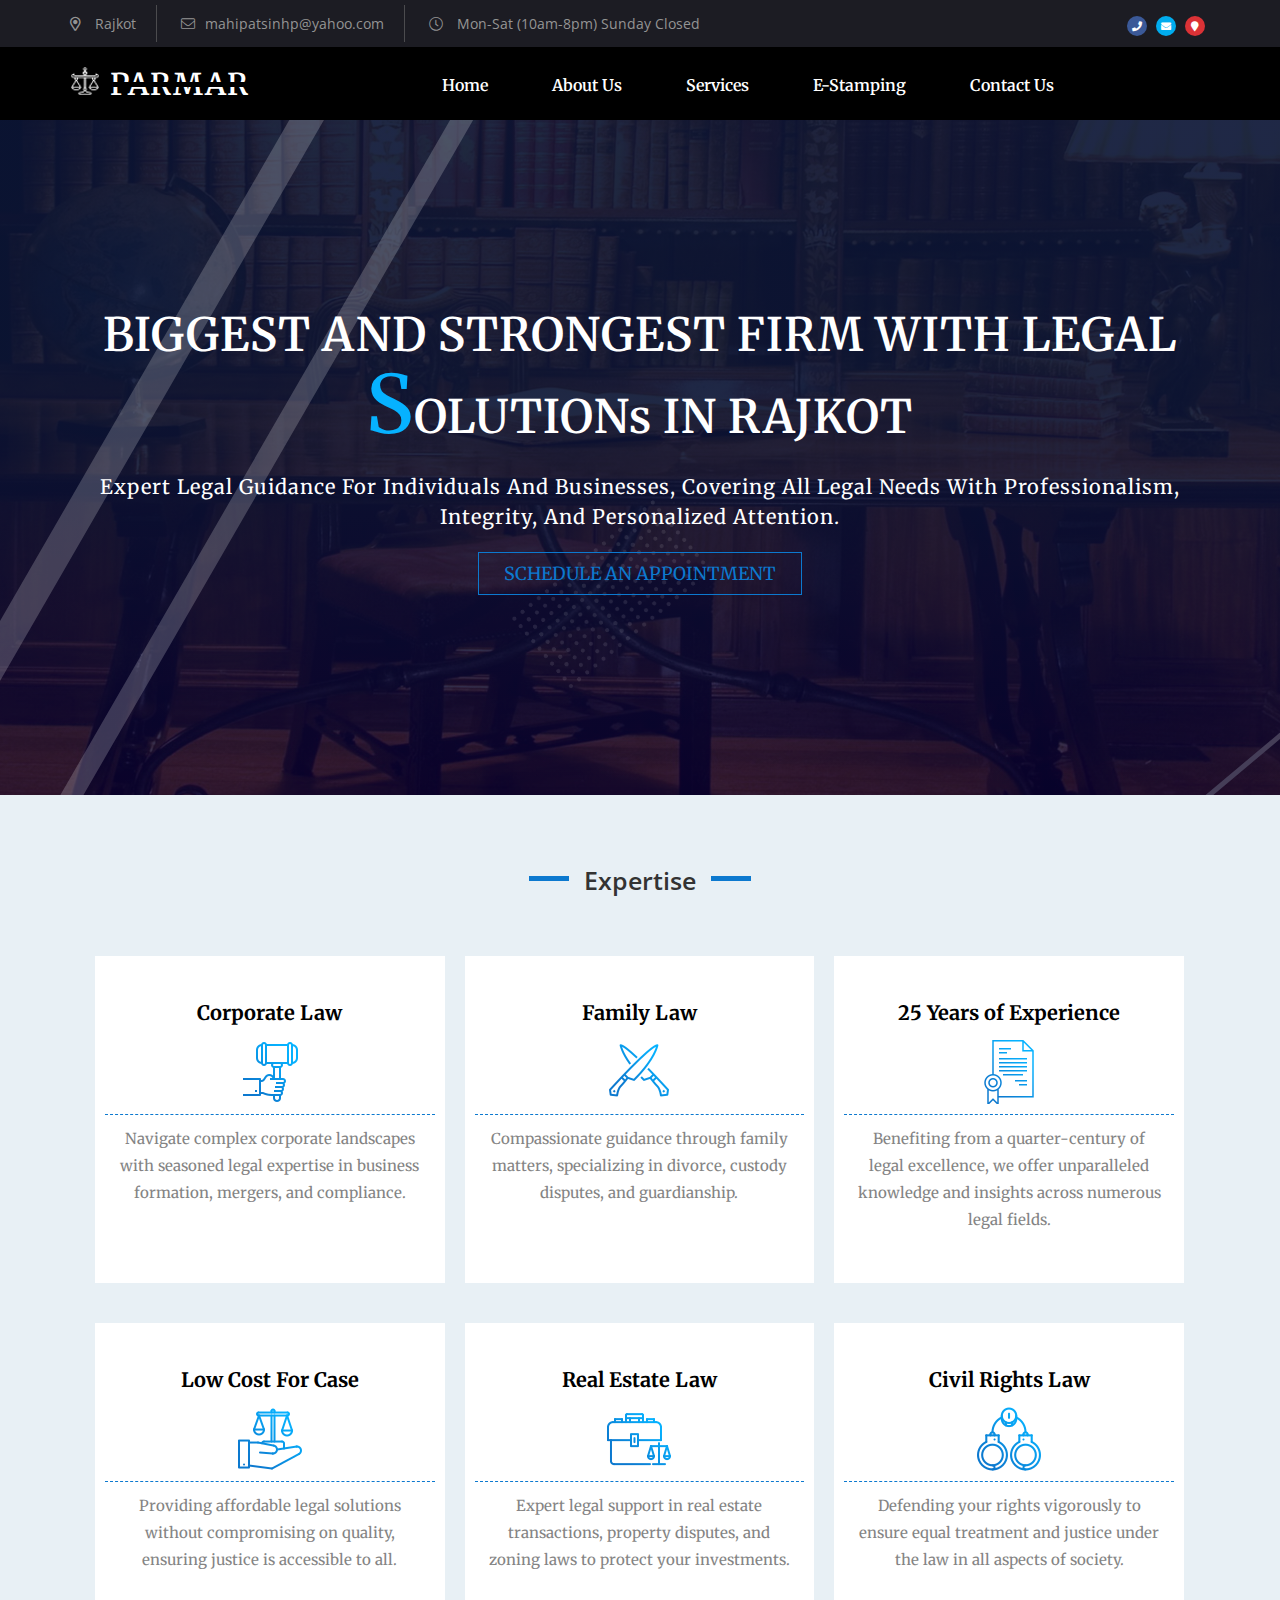
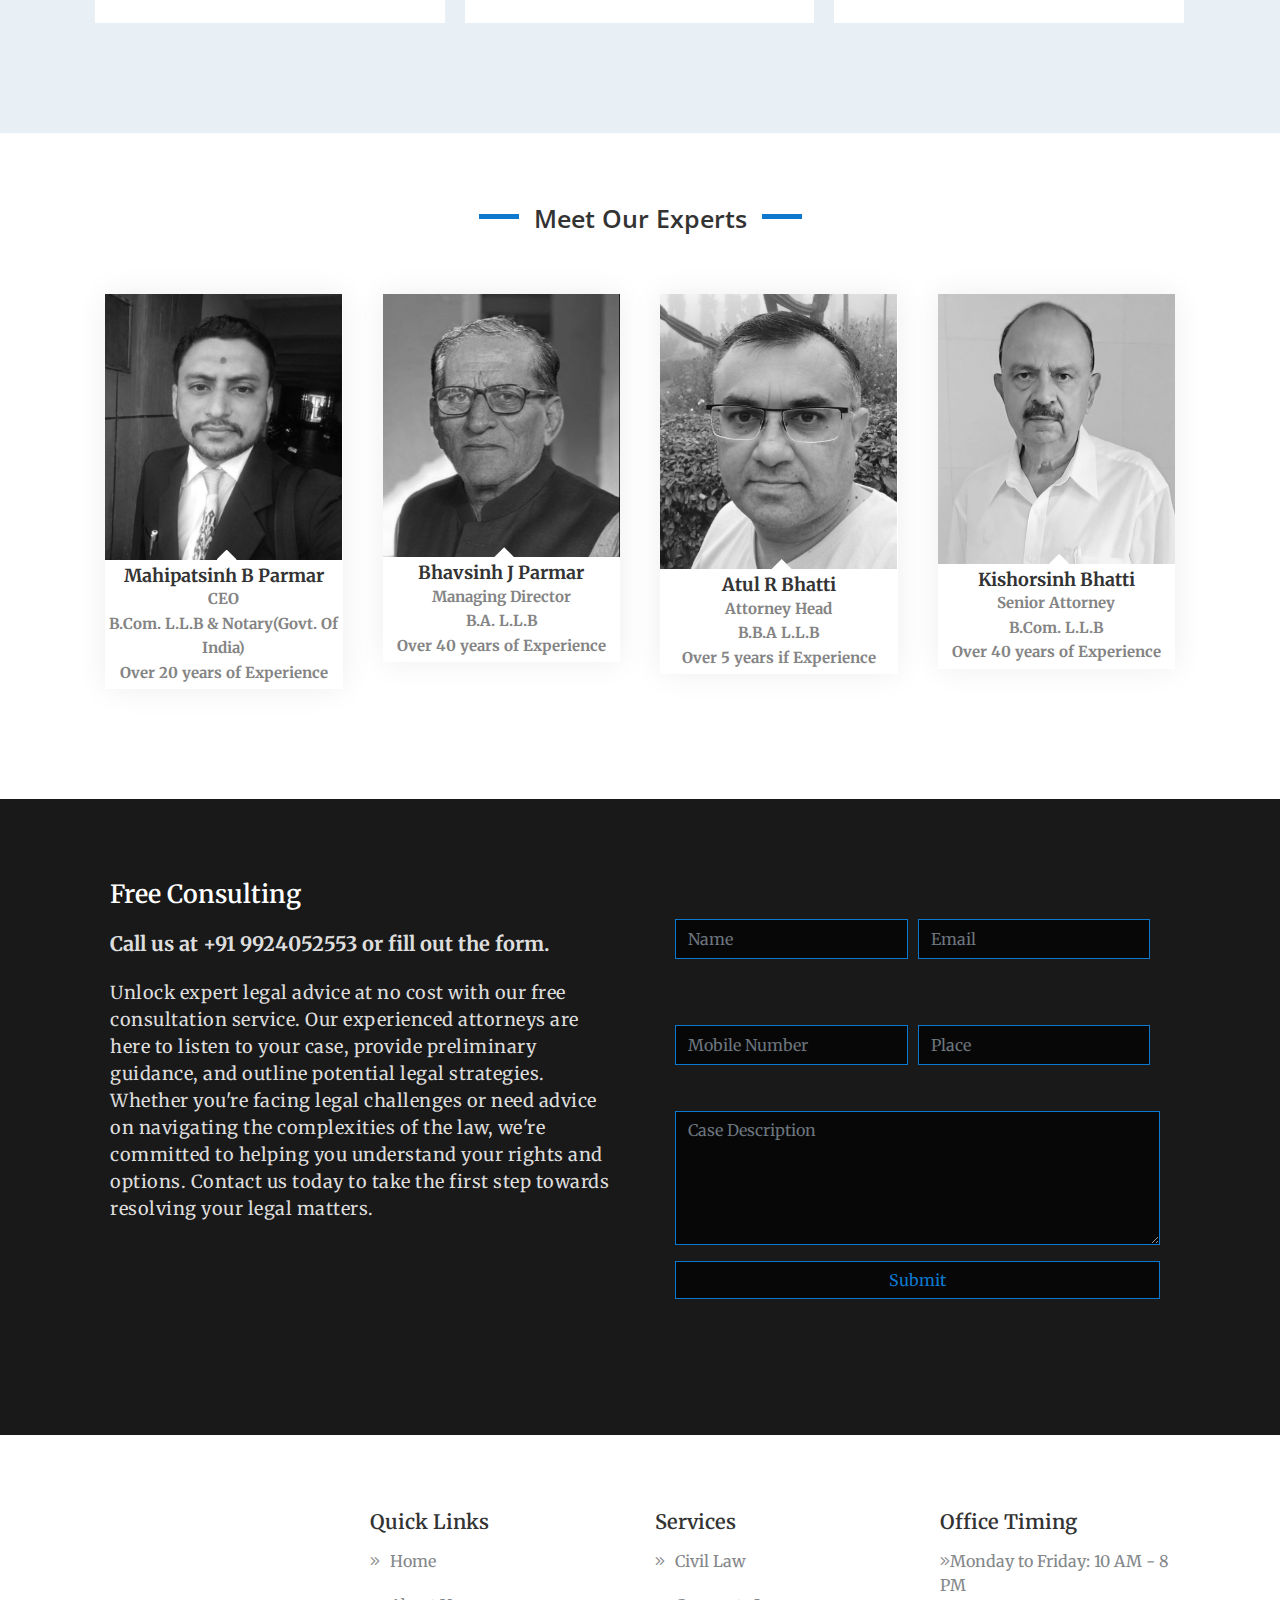
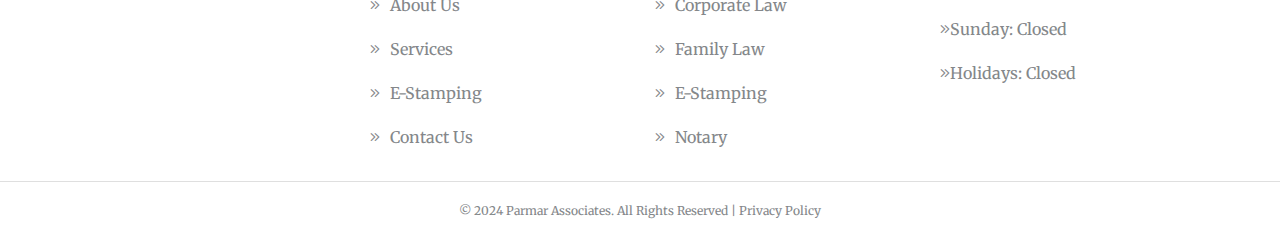
<file: bootstrap-lawyer-template-free-download/index.html>
<!doctype html>
<html lang="en">

<head>
    <meta charset="utf-8">
    <meta name="viewport" content="width=device-width, initial-scale=1, shrink-to-fit=no">
    <title>Parmar Law Firm</title>
    <link rel="shortcut icon" href="assets/images/fav.png" type="image/x-icon">
    <link rel="stylesheet" href="assets/css/bootstrap.min.css">
    <link rel="stylesheet" href="assets/css/all.min.css">
    <link rel="stylesheet" href="assets/css/style.css" />
    <!-- <link rel="stylesheet" href="assets/css/responsive.css" /> -->
</head>

<body>
    <header>
        <div class="top-sec">
            <div class="container">
                <div class="row">
                    <div class="top-use-sec">
                        <ol>
                            <li><i class="far fa-map-marker-alt"></i> Rajkot</li>
                            <li><i class="fal fa-envelope"></i>mahipatsinhp@yahoo.com</li>
                            <li><i class="fal fa-clock"></i> Mon-Sat (10am-8pm) Sunday Closed</li>
                        </ol>
                        <div class="top-social">
                            <ul>
                                <li><a href="tel:+91 9924052553"><i class="fas fa-phone" style="color: white !important;"></i></a></li> <!-- Updated for phone -->
                                <li><a href="mailto:mahipatsinhp@yahoo.com"><i class="fas fa-envelope" style="color: white !important;"></i></a></li>
                                <li><a href="https://www.google.com/maps/dir//Accurate+Square,+ACCURATE+SQUARE,+Nr+ATUL+MOTORS,+Tagore+Rd,+GIDC+UdhyogNagar,+Bhakti+Nagar,+Rajkot,+Gujarat+360002,+India/@22.2834479,70.7929399,19z/data=!4m17!1m7!3m6!1s0x3959cbda35b90e2b:0x4c82ea617915c2b4!2sAccurate+Square!8m2!3d22.2834467!4d70.7935836!16s%2Fg%2F11fd486b8y!4m8!1m0!1m5!1m1!1s0x3959cbda35b90e2b:0x4c82ea617915c2b4!2m2!1d70.7935836!2d22.2834467!3e3?entry=ttu"> <i class="fa fa-map-marker" href="" style="color: white !important;"></i> </a></li>
                            </ul>
                        </div>
                    </div>
                </div>
            </div>
        </div>

        <div class="main-nav">
            <div class="container">
                <div class="row">
                    <div class="nav">
                        <div class="logo">
                            <h1 style="font-size: 30px !important;">Parmar</h1>
                        </div>

                        <div class="menu-toggle"></div>
                        <div class="my-nav-items">
                            <div class="menu">
                                <ul>
                                    <li><a href="index.html">Home</a></li>
                                    <li><a href="about-us.html">About Us</a></li>
                                    <li><a href="services.html">Services</a></li>
                                    <li><a href="Notary.html">E-Stamping</a></li>
                                    <li><a href="contact-us.html">Contact us</a></li>
                                </ul>
                            </div>
                        </div>
                    </div>
                </div>
            </div>
        </div>
    </header>

    <section class="slider">
        <div class="container custom-container">
            <div class="row">
                <div class="col-12">
                    <div class="head-content">
                        <h2>BIGGEST AND STRONGEST FIRM WITH LEGAL <span>S</span>OLUTIONs IN RAJKOT</h2>
                        <p>Expert legal guidance for individuals and businesses, covering all legal needs with professionalism, integrity, and personalized attention.</p>
                          <div class="btn-01">
                              <a href="contact-us.html"><span>Schedule An Appointment</span></a>
                          </div>
                    </div>
                </div>
            </div>
        </div>
    </section>

    <section class="bg-01">
        <div class="container">
            <div class="row">
                <div class="heading-items">
                    <h2>Expertise</h2>
                </div>
    
                <div class="card-feautures-main d-flex">
                    
                    <!-- Corporate Law -->
                    <div class="card-feautures-sup">
                        <div class="feautures-content">
                            <div class="content-head">
                                <a href="services.html">
                                <h2>Corporate Law</h2></a>
                            </div>
                            <div class="inner-items">
                                <div class="feauters-icon-box">
                                    <img src="assets/images/icons/attorney.png" >
                                </div>
                                <div class="text-box">
                                    <p>Navigate complex corporate landscapes with seasoned legal expertise in business formation, mergers, and compliance.</p>
                                </div>
                            </div>
                        </div>
                    </div>
    
                    <!-- Family Law -->
                    <div class="card-feautures-sup">
                        <div class="feautures-content">
                            <div class="content-head">
                                <a href="services.html">
                                <h2>Family Law</h2></a>
                            </div>
                            <div class="inner-items">
                                <div class="feauters-icon-box">
                                    <img src="assets/images/icons/fight.png" >
                                </div>
                                <div class="text-box">
                                    <p>Compassionate guidance through family matters, specializing in divorce, custody disputes, and guardianship.</p>
                                </div>
                            </div>
                        </div>
                    </div>
    
                    <!-- 25 Years of Experience -->
                    <div class="card-feautures-sup">
                        <div class="feautures-content">
                            <div class="content-head">
                                <a href="services.html">
                                <h2>25 Years of Experience</h2></a>
                            </div>
                            <div class="inner-items">
                                <div class="feauters-icon-box">
                                    <img src="assets/images/icons/experience.png" >
                                </div>
                                <div class="text-box">
                                    <p>Benefiting from a quarter-century of legal excellence, we offer unparalleled knowledge and insights across numerous legal fields.</p>
                                </div>
                            </div>
                        </div>
                    </div>
    
                    <!-- Low Cost For Case -->
                    <div class="card-feautures-sup">
                        <div class="feautures-content">
                            <div class="content-head">
                                <a href="services.html">
                                <h2>Low Cost For Case</h2></a>
                            </div>
                            <div class="inner-items">
                                <div class="feauters-icon-box">
                                    <img src="assets/images/icons/lowcost.png" >
                                </div>
                                <div class="text-box">
                                    <p>Providing affordable legal solutions without compromising on quality, ensuring justice is accessible to all.</p>
                                </div>
                            </div>
                        </div>
                    </div>
    
                    <!-- Real Estate Law -->
                    <div class="card-feautures-sup">
                        <div class="feautures-content">
                            <div class="content-head">
                                <a href="services.html">
                                <h2>Real Estate Law</h2></a>
                            </div>
                            <div class="inner-items">
                                <div class="feauters-icon-box">
                                    <img src="assets/images/icons/lawyer.png" >
                                </div>
                                <div class="text-box">
                                    <p>Expert legal support in real estate transactions, property disputes, and zoning laws to protect your investments.</p>
                                </div>
                            </div>
                        </div>
                    </div>
    
                    <!-- Civil Rights Law -->
                    <div class="card-feautures-sup">
                        <div class="feautures-content">
                            <div class="content-head">
                                <a href="services.html">
                                <h2>Civil Rights Law</h2></a>
                            </div>
                            <div class="inner-items">
                                <div class="feauters-icon-box">
                                    <img src="assets/images/icons/casestrategy.png" >
                                </div>
                                <div class="text-box">
                                    <p>Defending your rights vigorously to ensure equal treatment and justice under the law in all aspects of society.</p>
                                </div>
                            </div>
                        </div>
                    </div>
    
                </div>
            </div>
        </div>
    </section>

    
    <section class="bg-02">
        <div class="container">
            <div class="row">
                <div class="heading-items">
                    <h2>Meet Our Experts</h2>
                </div>

                <div class="main-team-card d-flex">
                    <div class="team-setup">
                        <div class="team-items">
                            <div class="team-user">
                                <img src="assets/images/team/attorney-1.jpg">
                            </div>
                            <div class="team-user-social">
                                <ol>
                                    <li><a href="tel:+91 9924052553"><i class="fas fa-phone" style="color: white;" important></i></a></li> <!-- Updated for phone -->
                                    <li><a href="mailto:mahipatsinhp@yahoo.com"><i class="fas fa-envelope" style="color: white;" important></i></a></li>
                                </ol>
                            </div>
                            <div class="team-name">
                                <h2>Mahipatsinh B Parmar</h2>
                                <b>CEO</b><br>
                                <b>B.Com. L.L.B & Notary(Govt. Of India)</b><br>
                                <b>Over 20 years of Experience</b>
                            </div>
                        </div>
                    </div>

                    <div class="team-setup">
                        <div class="team-items">
                            <div class="team-user">
                                <img src="assets/images/team/attorney-2.jpeg">
                            </div>
                            <div class="team-user-social">
                                <ol>
                                    <li><a href="tel:+91 9824416217"><i class="fas fa-phone" style="color: white;" important></i></a></li> <!-- Updated for phone -->
                                    <li><a href="mailto:bhavsinhjparmar@gmail.com"><i class="fas fa-envelope" style="color: white;" important></i></a></li>
                                </ol>
                            </div>
                            <div class="team-name">
                                <h2>Bhavsinh J Parmar</h2>
                                <b>Managing Director</b><br>
                                <b>B.A. L.L.B</b><br>
                                <b>Over 40 years of Experience</b>
                            </div>
                        </div>
                    </div>

                    <div class="team-setup">
                        <div class="team-items">
                            <div class="team-user">
                                <img src="assets/images/team/attorney-3.jpeg">
                            </div>
                            <div class="team-user-social">
                                <ol>
                                    <li><a href="tel:+91 9824220868"><i class="fas fa-phone" style="color: white;" important></i></a></li> <!-- Updated for phone -->
                                    <li><a href="mailto:atulbhatti76@gmail.com"><i class="fas fa-envelope" style="color: white;" important></i></a></li>
                                </ol>
                            </div>
                            <div class="team-name">
                                <h2>Atul R Bhatti</h2>
                                <b>Attorney Head</b><br>
                                <b>B.B.A L.L.B</b><br>
                                <b>Over 5 years if Experience</b>
                            </div>
                        </div>
                    </div>
                    <div class="team-setup">
                        <div class="team-items">
                            <div class="team-user">
                                <img src="assets/images/team/attorney-4.jpg">
                            </div>
                            <div class="team-user-social">
                                <ol>
                                    <li><a href="tel:+91 9824416217"><i class="fas fa-phone" style="color: white;" important></i></a></li> <!-- Updated for phone -->
                                    <li><a href="mailto:bhavsinhjparmar@gmail.com"><i class="fas fa-envelope" style="color: white;" important></i></a></li>
                                </ol>
                            </div>
                            <div class="team-name">
                                <h2>Kishorsinh Bhatti</h2>
                                <b>Senior Attorney</b><br>
                                <b>B.Com. L.L.B</b><br>
                                <b>Over 40 years of Experience</b>
                            </div>
                        </div>
                    </div>

                    
                    
                </div>
            </div>
        </div>
    </section>

    <div class="bg-03">
        <div class="container">
            <div class="row">
                <div class="counsolting-main d-flex">
                    <div class="consolting-sup">
                        <div class="consolting-contant">
                            <div class="heading">
                                <h3>Free Consulting</h3>
                                <b>Call us at +91 9924052553 or fill out the form.</b>
                                <p>Unlock expert legal advice at no cost with our free consultation service. Our experienced attorneys are here to listen to your case, provide preliminary guidance, and outline potential legal strategies. Whether you're facing legal challenges or need advice on navigating the complexities of the law, we're committed to helping you understand your rights and options. Contact us today to take the first step towards resolving your legal matters.</p>
                                </div>
                        </div>
                    </div>

                    <div class="consolting-sup">
                        <div class="consolting-contant">
                            <div class="form-consolting">
                                <form id="contactForm"> <!-- Added form id for easier JavaScript targeting -->
                                    <div class="form-dived d-flex">
                                        <div class="form-text">
                                            <div class="form-group">
                                                <input class="form-control" type="text" name="name" placeholder="Name" required>
                                            </div>
                                        </div>
                                        <div class="form-text">
                                            <div class="form-group mr-0">
                                                <input class="form-control" type="email" name="email" placeholder="Email" required pattern="[a-z0-9._%+-]+@[a-z0-9.-]+\.[a-z]{2,}$">
                                            </div>
                                        </div>
                    
                                        <div class="form-text">
                                            <div class="form-group">
                                                <input class="form-control" type="tel" name="phone" placeholder="Mobile Number" required pattern="[0-9]{10}">
                                            </div>
                                        </div>
                    
                                        <div class="form-text">
                                            <div class="form-group mr-0">
                                                <input class="form-control" type="text" name="place" placeholder="Place" required>
                                            </div>
                                        </div>
                    
                                        <div class="form-mesage">
                                            <div class="form-group">
                                                <textarea name="caseDescription" cols="60" rows="5" class="form-control" placeholder="Case Description"></textarea>
                                            </div>
                                            <!-- Submit Button -->
                                            <div class="form-group">
                                                <button type="submit" class="form-control">Submit</button>
                                            </div>
                                        </div>
                                    </div>
                                </form>
                            </div>
                        </div>
                    </div>
                </div>
            </div>
        </div>
    </div>

    

    

    <footer>
        <div class="container">
            <div class="row">
                <div class="col-lg-3 col-md-3 col-sm-6 col-6">
                    <div class="footer-content"><div style="width: 100%"><iframe width="100%" height="250" frameborder="0" scrolling="no" marginheight="0" marginwidth="0" src="https://maps.google.com/maps?width=100%25&amp;height=600&amp;hl=en&amp;q=301,%20Accurate%20Square,%20Tagore%20Rd,%20nr.%20Maruti%20Suzuki%20Show%20Room,%20GIDC%20UdhyogNagar,%20Bhakti%20Nagar,%20Rajkot,%20Gujarat%20360002,%20India+(Parmar%20Associates)&amp;t=&amp;z=16&amp;ie=UTF8&amp;iwloc=B&amp;output=embed"><a href="https://www.gps.ie/">gps systems</a></iframe></div>
                    </div>
                </div>
                <div class="col-lg-3 col-md-3 col-sm-6 col-6">
                    <div class="footer-content">
                        <h2>Quick Links</h2>
                        <ol>
                            <li><a href="index.html"><i class="fal fa-angle-double-right"></i>Home</a></li>
                            <li><a href="about-us.html"><i class="fal fa-angle-double-right"></i>About Us</a></li>
                            <li><a href="services.html"><i class="fal fa-angle-double-right"></i>Services</a></li>
                            <li><a href="Notary.html"><i class="fal fa-angle-double-right"></i>E-Stamping</a></li>
                            <li><a href="contact-us.html"><i class="fal fa-angle-double-right"></i>Contact Us</a></li>
                        </ol>
                    </div>
                </div>
                <div class="col-lg-3 col-md-3 col-sm-6 col-6">
                    <div class="footer-content">
                        <h2>Services</h2>
                        <ol>
                            <li><a href="services.html"><i class="fal fa-angle-double-right"></i>Civil Law</a></li>
                            <li><a href="services.html"><i class="fal fa-angle-double-right"></i>Corporate Law</a></li>
                            <li><a href="services.html"><i class="fal fa-angle-double-right"></i>Family Law</a></li>
                            <li><a href="Notary.html #E-Stamping"><i class="fal fa-angle-double-right"></i>E-Stamping</a></li>
                            <li><a href="Notary.html #notary"><i class="fal fa-angle-double-right"></i>Notary</a></li>
                    </div>
                </div>
                <div class="col-lg-3 col-md-3 col-sm-6 col-6">
                    <div class="footer-content">
                        <h2>Office Timing</h2>
                        <ol>
                            <li><i class="fal fa-angle-double-right"></i>Monday to Friday: 10 AM - 8 PM</li>
                            <li><i class="fal fa-angle-double-right"></i>Sunday: Closed</li>
                            <li><i class="fal fa-angle-double-right"></i>Holidays: Closed</li>
                        </ol>
                    </div>
                </div>
                
            </div>
        </div>
        <div class="copy-right">
            <div class="container">
                <div class="copy-right-card">
                    © 2024 Parmar Associates. All Rights Reserved | Privacy Policy
                </div>
            </div>
        </div>
    </footer>
</body>

<script src="assets/js/jquery-3.2.1.min.js"></script>
<script src="assets/js/popper.min.js"></script>
<script src="assets/js/bootstrap.min.js"></script>
<script src="assets/js/script.js"></script>
</html>
</file>
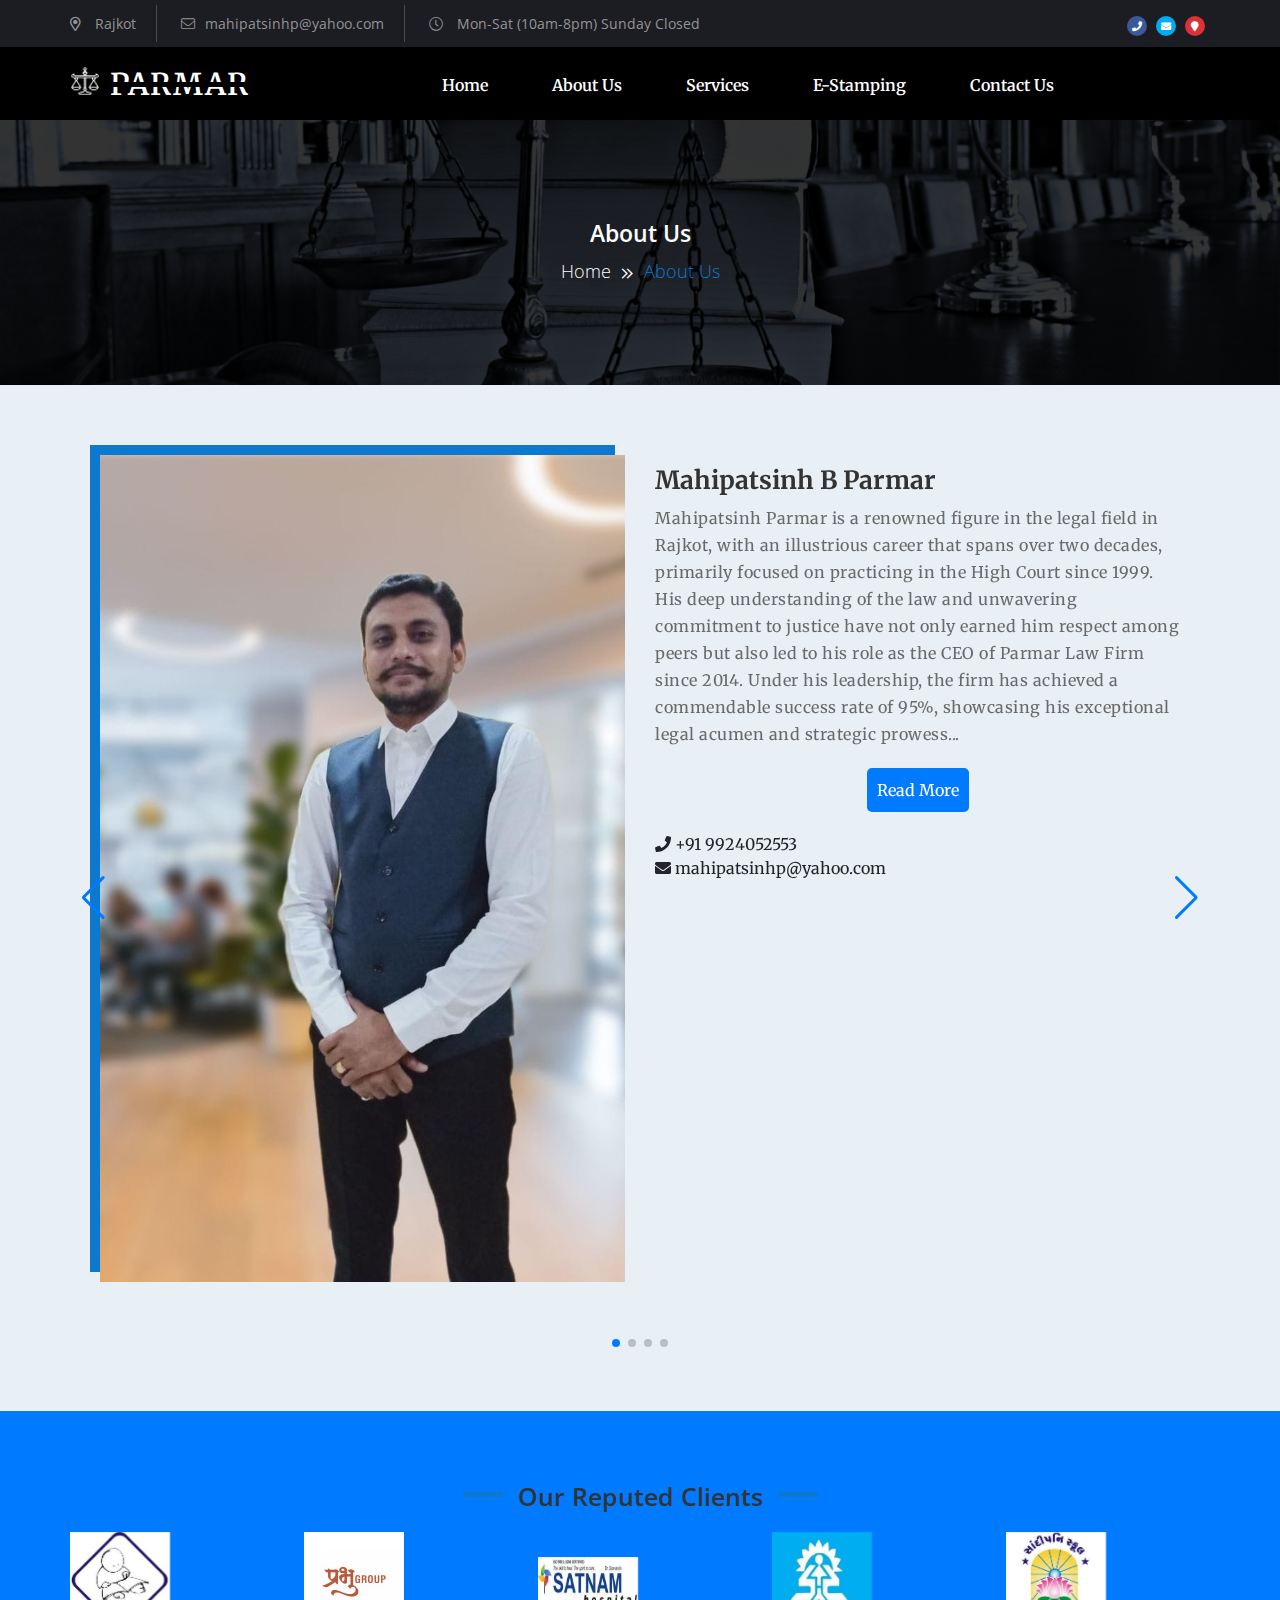
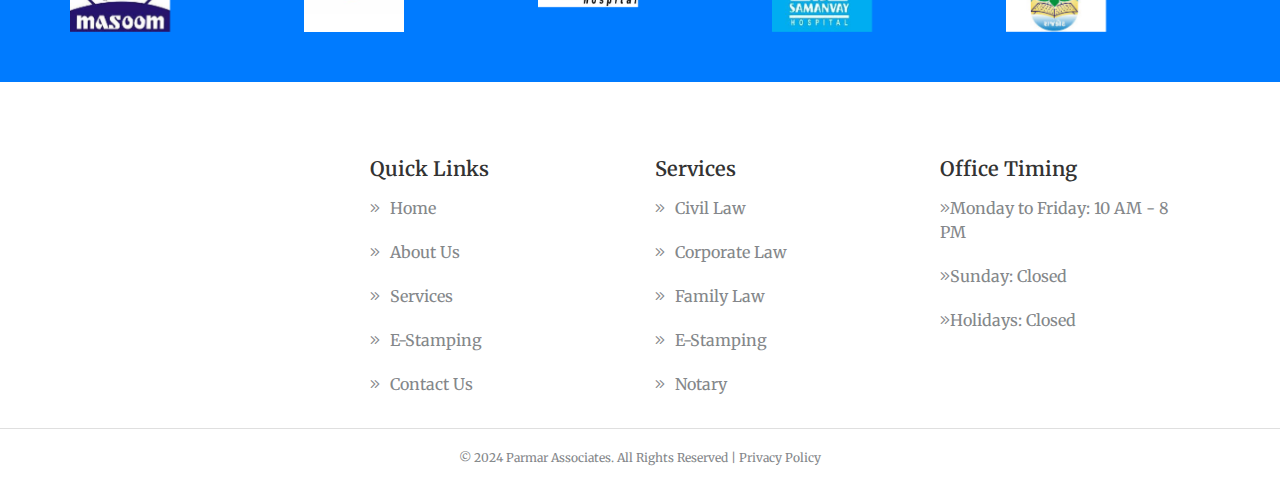
<file: bootstrap-lawyer-template-free-download/about-us.html>
<!doctype html>
<html lang="en">

<head>
    <meta charset="utf-8">
    <meta name="viewport" content="width=device-width, initial-scale=1, shrink-to-fit=no">
    <title>Lawyer</title>
    <link rel="shortcut icon" href="assets/images/fav.png" type="image/x-icon">
    <link rel="stylesheet" href="assets/css/bootstrap.min.css">
    <link rel="stylesheet" href="assets/css/all.min.css">
    <link rel="stylesheet" href="assets/css/style.css" />
    <link rel="stylesheet" href="https://unpkg.com/swiper/swiper-bundle.min.css" />

    <!-- <link rel="stylesheet" href="assets/css/responsive.css" /> -->
</head>

<body>
    <header>
        <div class="top-sec">
            <div class="container">
                <div class="row">
                    <div class="top-use-sec">
                        <ol>
                            <li><i class="far fa-map-marker-alt"></i> Rajkot</li>
                            <li><i class="fal fa-envelope"></i>mahipatsinhp@yahoo.com</li>
                            <li><i class="fal fa-clock"></i> Mon-Sat (10am-8pm) Sunday Closed</li>
                        </ol>
                        <div class="top-social">
                            <ul>
                                <li><a href="tel:+91 9924052553"><i class="fas fa-phone" style="color: white !important;"></i></a></li> <!-- Updated for phone -->
                                <li><a href="mailto:mahipatsinhp@yahoo.com"><i class="fas fa-envelope" style="color: white !important;"></i></a></li>
                                <li><a href="https://www.google.com/maps/dir//Accurate+Square,+ACCURATE+SQUARE,+Nr+ATUL+MOTORS,+Tagore+Rd,+GIDC+UdhyogNagar,+Bhakti+Nagar,+Rajkot,+Gujarat+360002,+India/@22.2834479,70.7929399,19z/data=!4m17!1m7!3m6!1s0x3959cbda35b90e2b:0x4c82ea617915c2b4!2sAccurate+Square!8m2!3d22.2834467!4d70.7935836!16s%2Fg%2F11fd486b8y!4m8!1m0!1m5!1m1!1s0x3959cbda35b90e2b:0x4c82ea617915c2b4!2m2!1d70.7935836!2d22.2834467!3e3?entry=ttu"> <i class="fa fa-map-marker" href="" style="color: white !important;"></i> </a></li>
                            </ul>
                        </div>
                    </div>
                </div>
            </div>
        </div>

        <div class="main-nav">
            <div class="container">
                <div class="row">
                    <div class="nav">
                        <div class="logo">
                            <h1 style="font-size: 30px !important;">Parmar</h1>
                        </div>

                        <div class="menu-toggle"></div>
                        <div class="my-nav-items">
                            <div class="menu">
                                <ul>
                                    <li><a href="index.html">Home</a></li>
                                    <li><a href="about-us.html">About Us</a></li>
                                    <li><a href="services.html">Services</a></li>
                                    <li><a href="Notary.html">E-Stamping</a></li>
                                    <li><a href="contact-us.html">Contact us</a></li>
                                </ul>
                            </div>
                        </div>
                    </div>
                </div>
            </div>
        </div>
    </header>

    <section class="bg-02-a">
        <div class="container">
            <div class="row">
                <div class="col-12">
                    <div class="_head_01">
                        <h2>About Us</h2>
                        <p>Home<i class="fal fa-angle-double-right"></i><span>About Us</span></p>
                    </div>
                </div>
            </div>
        </div>
    </section>

    <section class="abt-01">
        <div class="container">
            <div class="row">
                <div class="swiper mySwiper">
                    <div class="swiper-wrapper">
                        <!-- Slide 1 -->
                        <div class="swiper-slide">
                            <div class="abt-main d-flex">
                                <div class="abt-spirit">
                                    <div class="image-box">
                                        <img src="assets/images/about-image-1-min.jpg" alt="About Image 1">
                                    </div>
                                </div>
                                <div class="abt-spirit">
                                    <div class="abt-content-card">
                                        <h2>Mahipatsinh B Parmar</h2>
                                        <p id="shortText1">Mahipatsinh Parmar is a renowned figure in the legal field in Rajkot, with an illustrious career that spans over two decades, primarily focused on practicing in the High Court since 1999. His deep understanding of the law and unwavering commitment to justice have not only earned him respect among peers but also led to his role as the CEO of Parmar Law Firm since 2014. Under his leadership, the firm has achieved a commendable success rate of 95%, showcasing his exceptional legal acumen and strategic prowess...</p>
                                        <p id="fullText1" style="display: none;">Mahipatsinh Parmar is a renowned figure in the legal field in Rajkot, with an illustrious career that spans over two decades, primarily focused on practicing in the High Court since 1999. His deep understanding of the law and unwavering commitment to justice have not only earned him respect among peers but also led to his role as the CEO of Parmar Law Firm since 2014. Under his leadership, the firm has achieved a commendable success rate of 95%, showcasing his exceptional legal acumen and strategic prowess. This outstanding success rate is a testament to his skillful handling of complex legal matters and his dedication to achieving the best outcomes for his clients. In 2018, Mahipatsinh's expertise and ethical standing were further recognized when he was appointed as a notary by the Government of India. This role underscores his integrity and the trust placed in him by governmental authorities, allowing him to administer oaths, attest signatures, and perform other acts varying from jurisdiction to jurisdiction.Mahipatsinh's journey into the legal profession is rooted in a solid academic foundation. After completing his Bachelor of Commerce, he pursued an LL.B, a decision that set him on the path to becoming the legal authority he is today. His academic journey provided him with a thorough understanding of legal principles and practices, equipping him with the knowledge and skills necessary to navigate the complexities of the legal system. Throughout his career, Mahipatsinh Parmar has demonstrated a profound commitment to the law, characterized by his meticulous approach to case analysis, his ability to construct compelling legal arguments, and his unwavering dedication to serving justice.</p>
                                        <span><button id="learnMoreBtn1">Read More</button></span>
                                        <script>
                                            document.getElementById("learnMoreBtn1").addEventListener("click", function() {
                                            document.getElementById("fullText1").style.display = "block"; // Show the full text
                                            document.getElementById("shortText1").style.display = "none"; // Hide the short text
                                            this.style.display = "none"; // Hide the "Learn More" button
                                            mySwiper.autoplay.stop(); // Stop the Swiper autoplay
                                            });
                                        </script>
                                        <ol>
                                            <li><i class="fas fa-phone"></i> +91 9924052553</li> <!-- Updated for phone -->
                                            <li><i class="fas fa-envelope"></i> mahipatsinhp@yahoo.com</li>
                                        </ol>
                                    </div>
                                </div>
                            </div>
                        </div>
                        <!-- Slide 2 -->
                        <div class="swiper-slide">
                            <div class="abt-main d-flex">
                                <div class="abt-spirit">
                                    <div class="image-box">
                                        <img src="assets/images/about-image-2-min.jpg" alt="About Image 2">
                                    </div>
                                </div>
                                <div class="abt-spirit">
                                    <div class="abt-content-card">
                                        <h2>Bhavsinh J Parmar</h2>
                                        <p id="shortText2">Bhavsinh Parmar stands as the Managing Director of the firm, a role in which he channels his vast reservoir of knowledge and experience to guide and inspire. His career trajectory is marked by a distinguished and extensive service of over forty years as a government officer within the Rajkot District Court. This tenure not only honed his legal acumen but also solidified his reputation as a stalwart in the legal community, revered for his integrity, expertise, and profound commitment to the principles of justice...</p>
                                        <p id="fullText2" style="display: none;">Bhavsinh Parmar stands as the Managing Director of the firm, a role in which he channels his vast reservoir of knowledge and experience to guide and inspire. His career trajectory is marked by a distinguished and extensive service of over forty years as a government officer within the Rajkot District Court. This tenure not only honed his legal acumen but also solidified his reputation as a stalwart in the legal community, revered for his integrity, expertise, and profound commitment to the principles of justice. Upon reaching the milestone of retirement at the age of 60, a threshold mandated for government service, Bhavsinh did not see this as an endpoint but rather a transition. With a spirit undimmed by years and an unwavering passion for the law, he embarked on a new chapter in the Rajkot Civil Court. Over the past decade, he has devoted himself to private practice, where his deep-seated understanding of legal intricacies and procedures continues to bring unparalleled value to his clients. His advocacy in the civil court is characterized by a meticulous approach to case preparation, a strategic mindset, and a tireless dedication to securing the best possible outcomes for those he represents. Bhavsinh's legal prowess is underpinned by a solid educational foundation, having achieved degrees in B.A. and L.L.B. This scholarly background has equipped him with a comprehensive grasp of the law, enabling him to navigate the complexities of the legal system with adeptness and precision. His transition from a government official to a venerated private practitioner in the civil courts serves as a vivid illustration of his lifelong commitment to the legal profession and his relentless pursuit of excellence. As a senior figure within the legal community, Bhavsinh Parmar embodies the virtues of wisdom, patience, and mentorship. His journey reflects not just a personal achievement but also a legacy of contributing to the fabric of the legal profession.</p>
                                        <span><button id="learnMoreBtn2">Read More</button></span>
                                        <script>
                                            document.getElementById("learnMoreBtn2").addEventListener("click", function() {
                                            document.getElementById("fullText2").style.display = "block"; // Show the full text
                                            document.getElementById("shortText2").style.display = "none"; // Hide the short text
                                            this.style.display = "none"; // Hide the "Learn More" button
                                            mySwiper.autoplay.stop(); // Stop the Swiper autoplay
                                            });
                                        </script>
                                        <ol>
                                            <li><i class="fas fa-phone"></i> +91 9824416217</li> <!-- Updated for phone -->
                                            <li><i class="fas fa-envelope"></i> bhavsinhparmar@gmail.com</li>
                                        </ol>
                                    </div>
                                </div>
                            </div>
                        </div>
                        <!-- Slide 3 -->
                        <div class="swiper-slide">
                            <div class="abt-main d-flex">
                                <div class="abt-spirit">
                                    <div class="image-box">
                                        <img src="assets/images/about-image-3-min.jpg" alt="About Image 3">
                                    </div>
                                </div>
                                <div class="abt-spirit">
                                    <div class="abt-content-card">
                                        <h2>Atul R Bhatti</h2>
                                        <p id="shortText3">Atul Bhatti’s career journey, marked by versatility and depth, showcases his exceptional transition from the financial sector to law, coupled with an ongoing role as a financial advisor. As a Branch Manager at HDFC Bank, India's leading private sector bank, for two decades, he distinguished himself through outstanding leadership and contributions to the bank's growth, earning widespread accolades. Choosing to retire from HDFC was a pivotal moment, steering him towards new professional horizons in the legal field...</p>
                                        <p id="fullText3" style="display: none;">Atul Bhatti’s career journey, marked by versatility and depth, showcases his exceptional transition from the financial sector to law, coupled with an ongoing role as a financial advisor. As a Branch Manager at HDFC Bank, India's leading private sector bank, for two decades, he distinguished himself through outstanding leadership and contributions to the bank's growth, earning widespread accolades. Choosing to retire from HDFC was a pivotal moment, steering him towards new professional horizons in the legal field. Now practicing law at the Rajkot District Court for five years, Atul has skillfully applied his knowledge from a B.Com L.L.B degree to specialize in cases that blur the lines between finance and law. This shift underscores a broader narrative of adapting expertise from one domain to enrich another, maintaining his unwavering commitment to excellence. In addition to his legal practice, Atul’s role as a financial advisor within the Parmar Law Firm allows him to offer a unique blend of financial insight and legal advice, further enhancing the firm’s capability to serve its clients effectively. Atul Bhatti embodies resilience, adaptability, and the spirit of lifelong learning, making notable contributions across the banking, legal, and financial advisory landscapes. His multifaceted career, underscored by a dedication to serving clients with a dual perspective of finance and law, positions him as a remarkable asset to the Parmar Law Firm and the broader professional community.</p>
                                        <span><button id="learnMoreBtn3">Read More</button></span>
                                        <script>
                                            document.getElementById("learnMoreBtn3").addEventListener("click", function() {
                                            document.getElementById("fullText3").style.display = "block"; // Show the full text
                                            document.getElementById("shortText3").style.display = "none"; // Hide the short text
                                            this.style.display = "none"; // Hide the "Learn More" button
                                            mySwiper.autoplay.stop(); // Stop the Swiper autoplay
                                            });
                                        </script>
                                        <ol>
                                            <li><i class="fas fa-phone"></i> +91 9824220868</li> <!-- Updated for phone -->
                                            <li><i class="fas fa-envelope"></i> atulbhatti76@gmail.com</li>
                                        </ol>
                                    </div>
                                </div>
                            </div>
                        </div>
                        <!-- Slide 4 - New Slide for Kishorsinh Bhatti -->
                        <div class="swiper-slide">
                            <div class="abt-main d-flex">
                                <div class="abt-spirit">
                                    <div class="image-box">
                                        <img src="assets/images/about-image-4-min.jpg" alt="About Image 4">
                                    </div>
                                </div>
                                <div class="abt-spirit">
                                    <div class="abt-content-card">
                                        <h2>Kishorsinh Bhatti</h2>
                                        <p id="shortText4">Kishorsinh Bhatti is an esteemed senior advocate in our firm with a distinguished career spanning over 40 years, primarily focusing on civil laws, succession laws, labour laws, and taxation laws. His extensive experience and academic credentials, including a Bachelor of Commerce, LL.B., Diploma in Labour Laws and Practices (D.LL.P.), and Diploma in Taxation Laws and Practices (D.T.L.P.), have established him as a leading authority in these areas...</p>
                                        <p id="fullText4" style="display: none;">Kishorsinh Bhatti is an esteemed senior advocate in our firm with a distinguished career spanning over 40 years, primarily focusing on civil laws, succession laws, labour laws, and taxation laws. His extensive experience and academic credentials, including a Bachelor of Commerce, LL.B., Diploma in Labour Laws and Practices (D.LL.P.), and Diploma in Taxation Laws and Practices (D.T.L.P.), have established him as a leading authority in these areas. As a dedicated legal professional, Kishorsinh has developed a reputation for his profound understanding of the law and his ability to handle complex legal challenges effectively. His approach to legal practice combines a deep analytical mindset with a commitment to providing just and equitable solutions for his clients, which has led to numerous successful outcomes. Over the decades, Kishorsinh's expertise has been continuously recognized by his peers and clients alike, making him a trusted name in the legal community. His role in advocating for fair legal practices and his involvement in various high-profile cases have underscored his dedication to upholding the law and serving his clients with integrity and professionalism. Throughout his career, Kishorsinh Bhatti has remained committed to excellence, demonstrating his skills in navigating intricate legal issues and his unwavering dedication to justice.</p>
                                        <span><button id="learnMoreBtn4">Read More</button></span>
                                        <script>
                                            document.getElementById("learnMoreBtn4").addEventListener("click", function() {
                                            document.getElementById("fullText4").style.display = "block"; // Show the full text
                                            document.getElementById("shortText4").style.display = "none"; // Hide the short text
                                            this.style.display = "none"; // Hide the "Learn More" button
                                            mySwiper.autoplay.stop(); // Stop the Swiper autoplay
                                            });
                                        </script>
                                        <ol>
                                            <li><i class="fas fa-phone"></i> +91 9825012345</li> <!-- Updated for phone -->
                                            <li><i class="fas fa-envelope"></i> kishorsinhbhatti@example.com</li>
                                        </ol>
                                    </div>
                                </div>
                            </div>
                        </div>
                    </div>
                    <!-- Add Pagination -->
                    <div class="swiper-pagination"></div>
                    <!-- Add Navigation -->
                    <div class="swiper-button-prev"></div>
                    <div class="swiper-button-next"></div>
                </div>
            </div>
        </div>
    </section>
    
    <script src="https://unpkg.com/swiper/swiper-bundle.min.js"></script>
<script>
    var mySwiper = new Swiper('.mySwiper', {
        slidesPerView: 1,
        spaceBetween: 30,
        loop: true, // Enable looping
        autoplay: {
            delay: 4000, // Set the delay to 10 seconds
            disableOnInteraction: false, // Continue autoplay after user interactions
        },
        pagination: {
            el: '.swiper-pagination',
            clickable: true,
        },
        navigation: {
            nextEl: '.swiper-button-next',
            prevEl: '.swiper-button-prev',
        },
    });
</script>

<section class="bg-01"  style="background-color: #007BFF !important;">
    <div class="container">
        <div class="row">
            <div class="heading-items   " >
                <h2>Our Reputed Clients</h2>
            </div>
            <!-- Swiper -->
            <div class="swiper ClientSwiper">
                <div class="swiper-wrapper">
                    <!-- Repeat for each client logo -->
                    <div class="swiper-slide"><img src="assets\images\masoom-logo.jpg" alt="Client 1 Logo" style="height: 100px; width: 100px;"></div>
                    <div class="swiper-slide"><img src="assets\images\prabhu-logo.jpg" alt="Client 2 Logo" style="height: 100px; width: 100px;"></div>
                    <div class="swiper-slide"><img src="assets\images\satnam-logo.jpg" alt="Client 3 Logo" style="height: 50px; width: 100px; margin-top: 25px;"></div>
                    <div class="swiper-slide"><img src="assets\images\samanvay-rajkot.jpg" alt="Client 3 Logo" style="height: 100px; width: 100px;"></div>
                    <div class="swiper-slide"><img src="assets\images\sandipani-logo.jpg" alt="Client 3 Logo" style="height: 100px; width: 100px;"></div>
                    <div class="swiper-slide"><img src="assets\images\viral-logo.jpg" alt="Client 3 Logo" style="height: 100px; width: 100px;"></div>
                    <div class="swiper-slide"><img src="assets\images\zoopy-logo.jpg" alt="Client 8 Logo" style="height: 50px; width: 100px; margin-top: 25px;"></div>
                    <div class="swiper-slide"><img src="assets\images\Shiv-logo.png" alt="Client 7 Logo" style="height: 100px; width: 100px;"></div>
                </div>
            </div>
        </div>
    </div>
</section>
<script>
    var swiper = new Swiper('.ClientSwiper', {
        slidesPerView: 5,
        spaceBetween: 30,
        loop: true,
        autoplay: {
            delay: 2000,
            disableOnInteraction: false,
        },
    });
</script>



    

    <footer>
        <div class="container">
            <div class="row">
                <div class="col-lg-3 col-md-3 col-sm-6 col-6">
                    <div class="footer-content"><div style="width: 100%"><iframe width="100%" height="250" frameborder="0" scrolling="no" marginheight="0" marginwidth="0" src="https://maps.google.com/maps?width=100%25&amp;height=600&amp;hl=en&amp;q=301,%20Accurate%20Square,%20Tagore%20Rd,%20nr.%20Maruti%20Suzuki%20Show%20Room,%20GIDC%20UdhyogNagar,%20Bhakti%20Nagar,%20Rajkot,%20Gujarat%20360002,%20India+(Parmar%20Associates)&amp;t=&amp;z=16&amp;ie=UTF8&amp;iwloc=B&amp;output=embed"><a href="https://www.gps.ie/">gps systems</a></iframe></div>
                    </div>
                </div>
                <div class="col-lg-3 col-md-3 col-sm-6 col-6">
                    <div class="footer-content">
                        <h2>Quick Links</h2>
                        <ol>
                            <li><a href="index.html"><i class="fal fa-angle-double-right"></i>Home</a></li>
                            <li><a href="about-us.html"><i class="fal fa-angle-double-right"></i>About Us</a></li>
                            <li><a href="services.html"><i class="fal fa-angle-double-right"></i>Services</a></li>
                            <li><a href="Notary.html"><i class="fal fa-angle-double-right"></i>E-Stamping</a></li>
                            <li><a href="contact-us.html"><i class="fal fa-angle-double-right"></i>Contact Us</a></li>
                        </ol>
                    </div>
                </div>
                <div class="col-lg-3 col-md-3 col-sm-6 col-6">
                    <div class="footer-content">
                        <h2>Services</h2>
                        <ol>
                            <li><a href="services.html"><i class="fal fa-angle-double-right"></i>Civil Law</a></li>
                            <li><a href="services.html"><i class="fal fa-angle-double-right"></i>Corporate Law</a></li>
                            <li><a href="services.html"><i class="fal fa-angle-double-right"></i>Family Law</a></li>
                            <li><a href="Notary.html #E-Stamping"><i class="fal fa-angle-double-right"></i>E-Stamping</a></li>
                            <li><a href="Notary.html #notary"><i class="fal fa-angle-double-right"></i>Notary</a></li>
                        </ol>
                    </div>
                </div>
                <div class="col-lg-3 col-md-3 col-sm-6 col-6">
                    <div class="footer-content">
                        <h2>Office Timing</h2>
                        <ol>
                            <li><i class="fal fa-angle-double-right"></i>Monday to Friday: 10 AM - 8 PM</li>
                            <li><i class="fal fa-angle-double-right"></i>Sunday: Closed</li>
                            <li><i class="fal fa-angle-double-right"></i>Holidays: Closed</li>
                        </ol>
                    </div>
                </div>
                
            </div>
        </div>
        <div class="copy-right">
            <div class="container">
                <div class="copy-right-card">
                    © 2024 Parmar Associates. All Rights Reserved | Privacy Policy
                </div>
            </div>
        </div>
    </footer>
</body>

<script src="assets/js/jquery-3.2.1.min.js"></script>
<script src="assets/js/popper.min.js"></script>
<script src="assets/js/bootstrap.min.js"></script>
<script src="assets/js/script.js"></script>
</html>
</file>
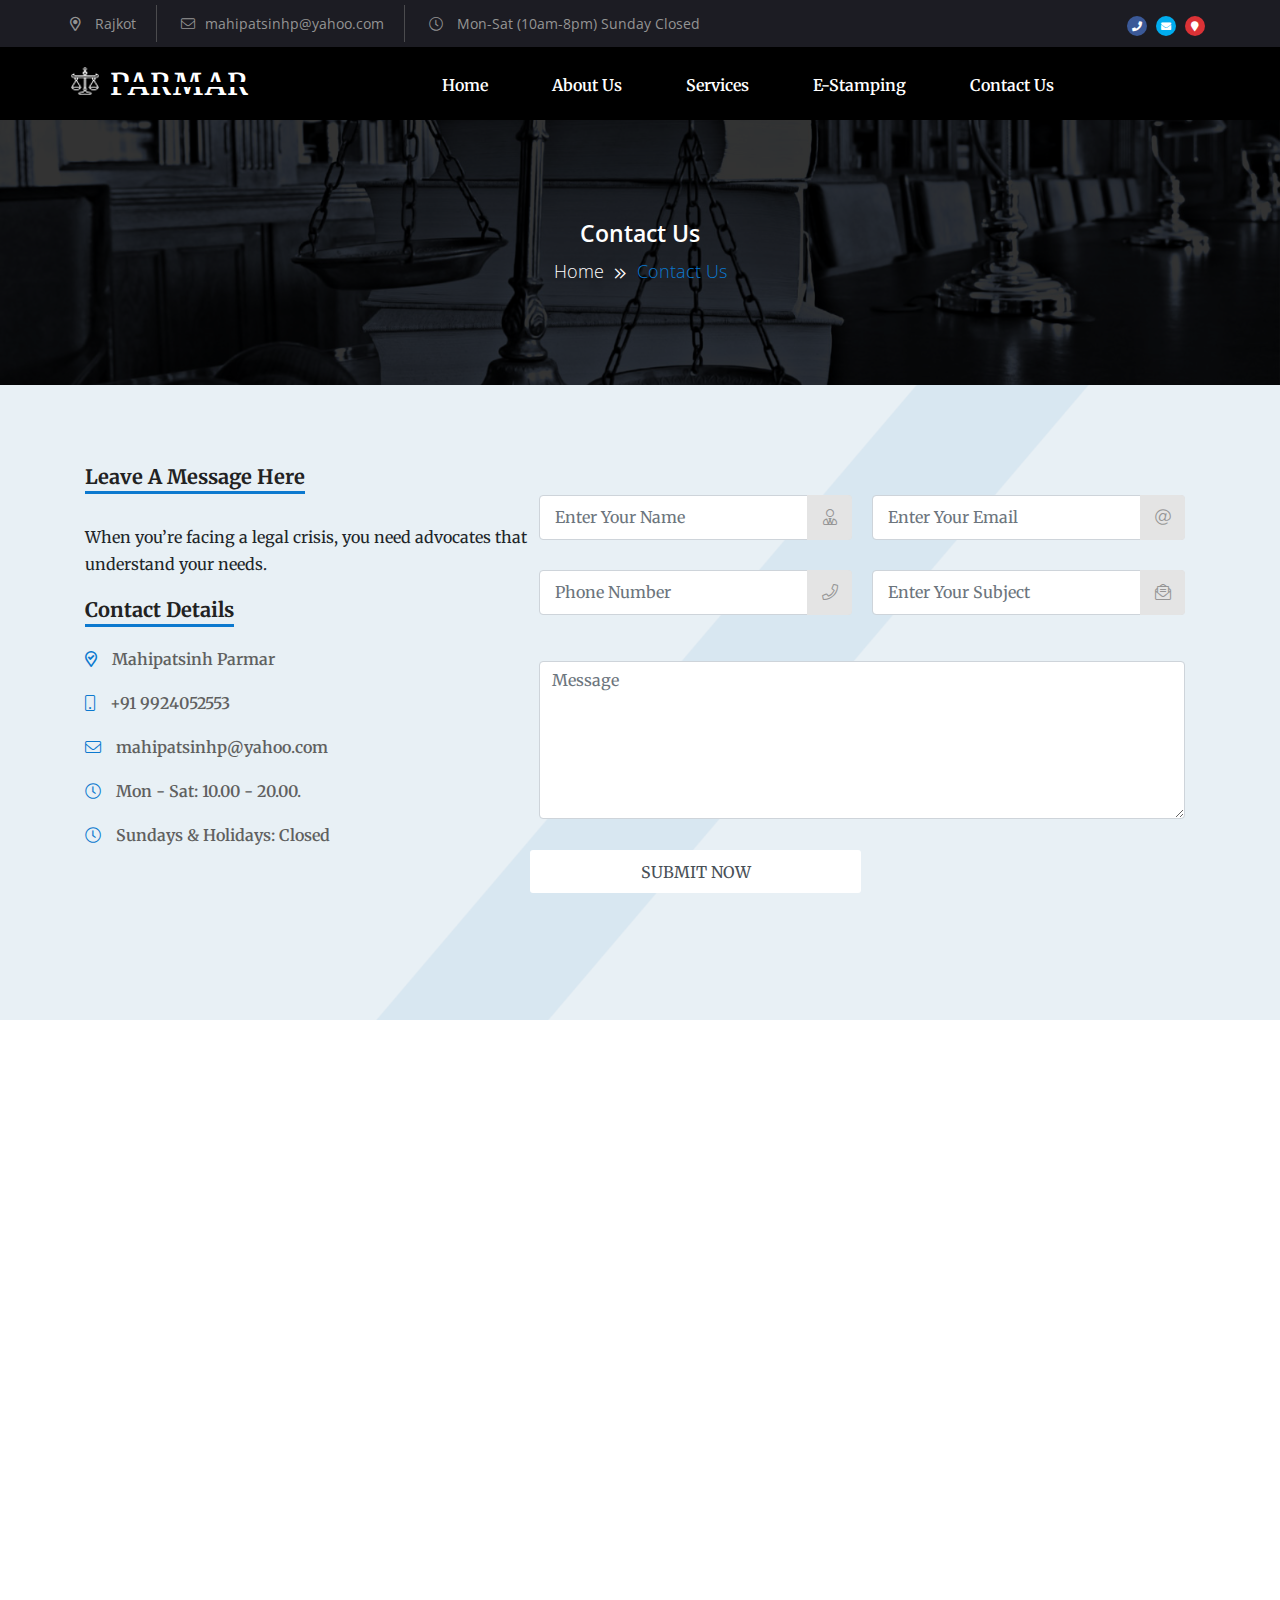
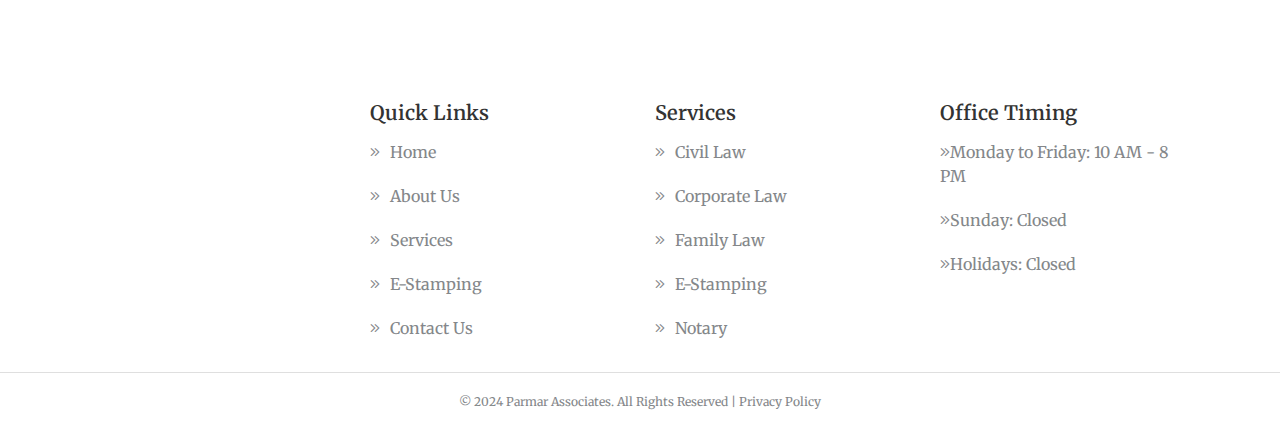
<file: bootstrap-lawyer-template-free-download/contact-us.html>
<!doctype html>
<html lang="en">

<head>
    <meta charset="utf-8">
    <meta name="viewport" content="width=device-width, initial-scale=1, shrink-to-fit=no">
    <title>Lawyer</title>
    <link rel="shortcut icon" href="assets/images/fav.png" type="image/x-icon">
    <link rel="stylesheet" href="assets/css/bootstrap.min.css">
    <link rel="stylesheet" href="assets/css/all.min.css">
    <link rel="stylesheet" href="assets/css/style.css" />
    <!-- <link rel="stylesheet" href="assets/css/responsive.css" /> -->
</head>

<body>
    <header>
        <div class="top-sec">
            <div class="container">
                <div class="row">
                    <div class="top-use-sec">
                        <ol>
                            <li><i class="far fa-map-marker-alt"></i> Rajkot</li>
                            <li><i class="fal fa-envelope"></i>mahipatsinhp@yahoo.com</li>
                            <li><i class="fal fa-clock"></i> Mon-Sat (10am-8pm) Sunday Closed</li>
                        </ol>
                        <div class="top-social">
                            <ul>
                                <li><a href="tel:+91 9924052553"><i class="fas fa-phone" style="color: white !important;"></i></a></li> <!-- Updated for phone -->
                                <li><a href="mailto:mahipatsinhp@yahoo.com"><i class="fas fa-envelope" style="color: white !important;"></i></a></li>
                                <li><a href="https://www.google.com/maps/dir//Accurate+Square,+ACCURATE+SQUARE,+Nr+ATUL+MOTORS,+Tagore+Rd,+GIDC+UdhyogNagar,+Bhakti+Nagar,+Rajkot,+Gujarat+360002,+India/@22.2834479,70.7929399,19z/data=!4m17!1m7!3m6!1s0x3959cbda35b90e2b:0x4c82ea617915c2b4!2sAccurate+Square!8m2!3d22.2834467!4d70.7935836!16s%2Fg%2F11fd486b8y!4m8!1m0!1m5!1m1!1s0x3959cbda35b90e2b:0x4c82ea617915c2b4!2m2!1d70.7935836!2d22.2834467!3e3?entry=ttu"> <i class="fa fa-map-marker" href="" style="color: white !important;"></i> </a></li>
                            </ul>
                        </div>
                    </div>
                </div>
            </div>
        </div>

        <div class="main-nav">
            <div class="container">
                <div class="row">
                    <div class="nav">
                        <div class="logo">
                            <h1 style="font-size: 30px !important;">Parmar</h1>
                        </div>

                        <div class="menu-toggle"></div>
                        <div class="my-nav-items">
                            <div class="menu">
                                <ul>
                                    <li><a href="index.html">Home</a></li>
                                    <li><a href="about-us.html">About Us</a></li>
                                    <li><a href="services.html">Services</a></li>
                                    <li><a href="Notary.html">E-Stamping</a></li>
                                    <li><a href="contact-us.html">Contact us</a></li>
                                </ul>
                            </div>
                        </div>
                    </div>
                </div>
            </div>
        </div>
    </header>

    <section class="bg-02-a">
        <div class="container">
            <div class="row">
                <div class="col-12">
                    <div class="_head_01">
                        <h2>Contact Us</h2>
                        <p>Home<i class="fal fa-angle-double-right"></i><span>Contact Us</span></p>
                    </div>
                </div>
            </div>
        </div>
    </section>

    <section class="bg-0-b">
        <div class="container">
            <div class="row">
                <div class="main-card-contact d-flex">
                    <div class="sup-card-contact">
                        <div class="sup-content">
                            <div class="head-content">
                                <h2>Leave A Message Here</h2>
                                <p>When you’re facing a legal crisis, you need advocates that understand your needs.</p>
                            </div>

                            <div class="contact-title">
                                <h2>Contact Details</h2>
                                <ol>
                                    <li><i class="far fa-map-marker-check"></i>Mahipatsinh Parmar</li>
                                    <li><i class="fal fa-mobile"></i>+91 9924052553 </li>
                                    <li><i class="fal fa-envelope"></i>mahipatsinhp@yahoo.com</li>
                                    <li><i class="fal fa-clock"></i>Mon - Sat: 10.00 - 20.00.</li>
                                    <li><i class="fal fa-clock"></i>Sundays & Holidays: Closed</li>
                                </ol>
                            </div>
                        </div>
                    </div>

                    <div class="sup-card-contact-0a">
                        <div class="contact-a1">
                            <form id="contactForm">
                                <div class="dived d-flex">
                                    <div class="form-group">
                                        <div class="form-sup">
                                            <div class="cal-01">
                                                <input type="text" name="name" class="form-control" placeholder="Enter Your Name" required>
                                                <i class="fal fa-user-tie"></i>
                                            </div>
                                            
                                            <div class="cal-01">
                                                <input type="tel" name="phone" class="form-control" placeholder="Phone Number" required pattern="[0-9]{10}">
                                                <i class="fal fa-phone"></i>
                                            </div>
                                        </div>
                                    </div>
                    
                                    <div class="form-group">
                                        <div class="form-sup">
                                            <div class="cal-01">
                                                <input type="email" name="email" class="form-control" placeholder="Enter Your Email" required pattern="[a-z0-9._%+-]+@[a-z0-9.-]+\.[a-z]{2,}$">
                                                <i class="fal fa-at"></i>
                                            </div>
                                            <div class="cal-01">
                                                <input type="text" name="subject" class="form-control" placeholder="Enter Your Subject">
                                                <i class="fal fa-envelope-open-text"></i>
                                            </div>
                                        </div>
                                    </div>
                    
                                    <div class="ca-ool">
                                        <textarea name="message" cols="80" rows="6" class="form-control" placeholder="Message"></textarea>
                                    </div>
                                    <!-- Submit Button -->
                                    <div class="form-group">
                                        <button type="button" class="btn sendbutton form-control">SUBMIT NOW</button>
                                    </div>
                                </div>
                            </form>
                            <script>
                                document.querySelector('.btn.sendbutton').addEventListener('click', function() {
    var form = document.getElementById('contactForm');
    var name = form['name'].value;
    var phone = form['phone'].value;
    var email = form['email'].value;
    var emailPattern = /^[a-z0-9._%+-]+@[a-z0-9.-]+\.[a-z]{2,}$/;
    var phonePattern = /[0-9]{10}/; // Adjust based on your specific needs

    if(name && phone.match(phonePattern) && email.match(emailPattern)) {
        alert("You will be contacted shortly.");
        form.reset(); // Clear the form fields
    } else {
        alert("Please ensure all fields are correctly filled.");
    }
});
                            </script>
                        </div>
                    </div>
                    
                </div>
            </div>
        </div>
    </section>

    <section class="mab-01">
        <div style="width: 100%"><iframe width="100%" height="600" frameborder="0" scrolling="no" marginheight="0" marginwidth="0" src="https://maps.google.com/maps?width=100%25&amp;height=600&amp;hl=en&amp;q=301,%20Accurate%20Square,%20Tagore%20Rd,%20nr.%20Maruti%20Suzuki%20Show%20Room,%20GIDC%20UdhyogNagar,%20Bhakti%20Nagar,%20Rajkot,%20Gujarat%20360002,%20India+(Parmar%20Associates)&amp;t=&amp;z=16&amp;ie=UTF8&amp;iwloc=B&amp;output=embed"><a href="https://www.gps.ie/">gps systems</a></iframe></div>
    </section>

    <footer>
        <div class="container">
            <div class="row">
                <div class="col-lg-3 col-md-3 col-sm-6 col-6">
                    <div class="footer-content"><div style="width: 100%"><iframe width="100%" height="250" frameborder="0" scrolling="no" marginheight="0" marginwidth="0" src="https://maps.google.com/maps?width=100%25&amp;height=600&amp;hl=en&amp;q=301,%20Accurate%20Square,%20Tagore%20Rd,%20nr.%20Maruti%20Suzuki%20Show%20Room,%20GIDC%20UdhyogNagar,%20Bhakti%20Nagar,%20Rajkot,%20Gujarat%20360002,%20India+(Parmar%20Associates)&amp;t=&amp;z=16&amp;ie=UTF8&amp;iwloc=B&amp;output=embed"><a href="https://www.gps.ie/">gps systems</a></iframe></div>
                    </div>
                </div>
                <div class="col-lg-3 col-md-3 col-sm-6 col-6">
                    <div class="footer-content">
                        <h2>Quick Links</h2>
                        <ol>
                            <li><a href="index.html"><i class="fal fa-angle-double-right"></i>Home</a></li>
                            <li><a href="about-us.html"><i class="fal fa-angle-double-right"></i>About Us</a></li>
                            <li><a href="services.html"><i class="fal fa-angle-double-right"></i>Services</a></li>
                            <li><a href="Notary.html"><i class="fal fa-angle-double-right"></i>E-Stamping</a></li>
                            <li><a href="contact-us.html"><i class="fal fa-angle-double-right"></i>Contact Us</a></li>
                        </ol>
                    </div>
                </div>
                <div class="col-lg-3 col-md-3 col-sm-6 col-6">
                    <div class="footer-content">
                        <h2>Services</h2>
                        <ol>
                            <li><a href="services.html"><i class="fal fa-angle-double-right"></i>Civil Law</a></li>
                            <li><a href="services.html"><i class="fal fa-angle-double-right"></i>Corporate Law</a></li>
                            <li><a href="services.html"><i class="fal fa-angle-double-right"></i>Family Law</a></li>
                            <li><a href="Notary.html #E-Stamping"><i class="fal fa-angle-double-right"></i>E-Stamping</a></li>
                            <li><a href="Notary.html #notary"><i class="fal fa-angle-double-right"></i>Notary</a></li>
                        </ol>
                    </div>
                </div>
                <div class="col-lg-3 col-md-3 col-sm-6 col-6">
                    <div class="footer-content">
                        <h2>Office Timing</h2>
                        <ol>
                            <li><i class="fal fa-angle-double-right"></i>Monday to Friday: 10 AM - 8 PM</li>
                            <li><i class="fal fa-angle-double-right"></i>Sunday: Closed</li>
                            <li><i class="fal fa-angle-double-right"></i>Holidays: Closed</li>
                        </ol>
                    </div>
                </div>
                
            </div>
        </div>
        <div class="copy-right">
            <div class="container">
                <div class="copy-right-card">
                    © 2024 Parmar Associates. All Rights Reserved | Privacy Policy
                </div>
            </div>
        </div>
    </footer>
</body>

<script src="assets/js/jquery-3.2.1.min.js"></script>
<script src="assets/js/popper.min.js"></script>
<script src="assets/js/bootstrap.min.js"></script>
<script src="assets/js/script.js"></script>
</html>
</file>
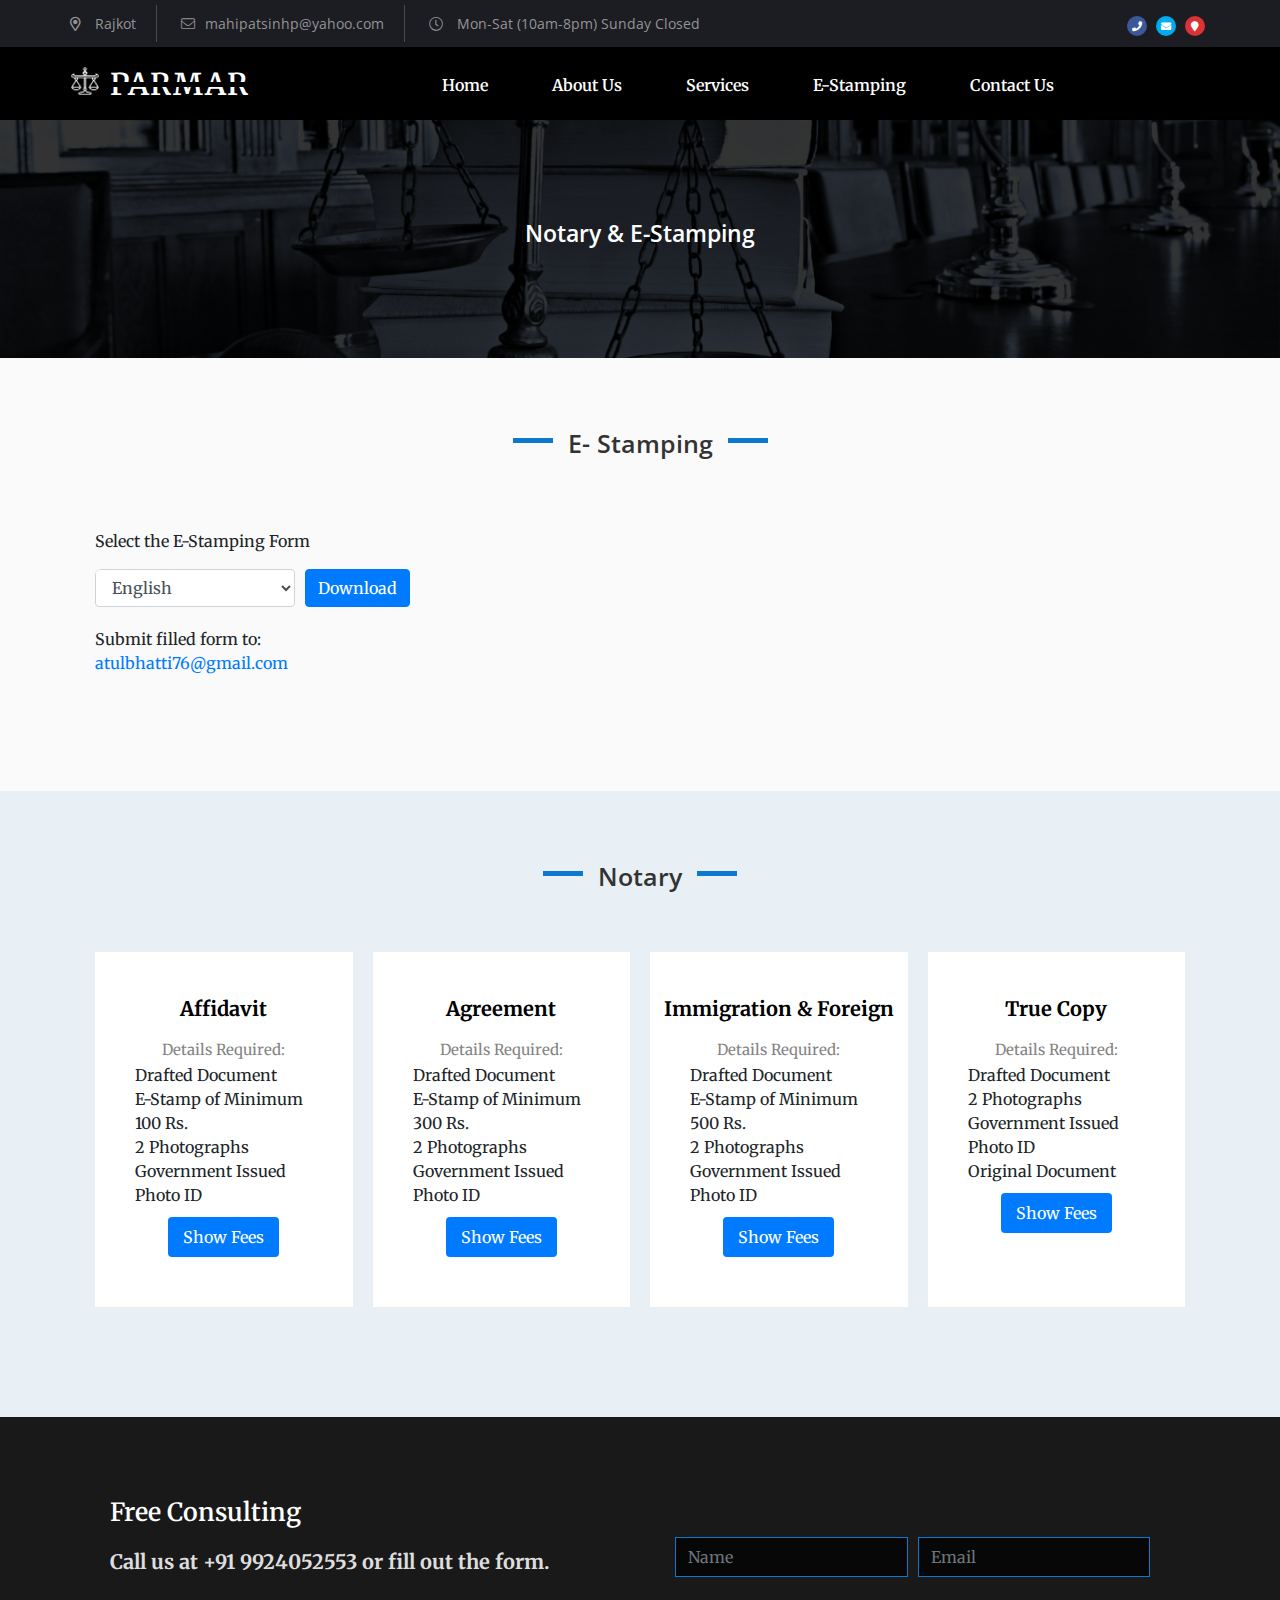
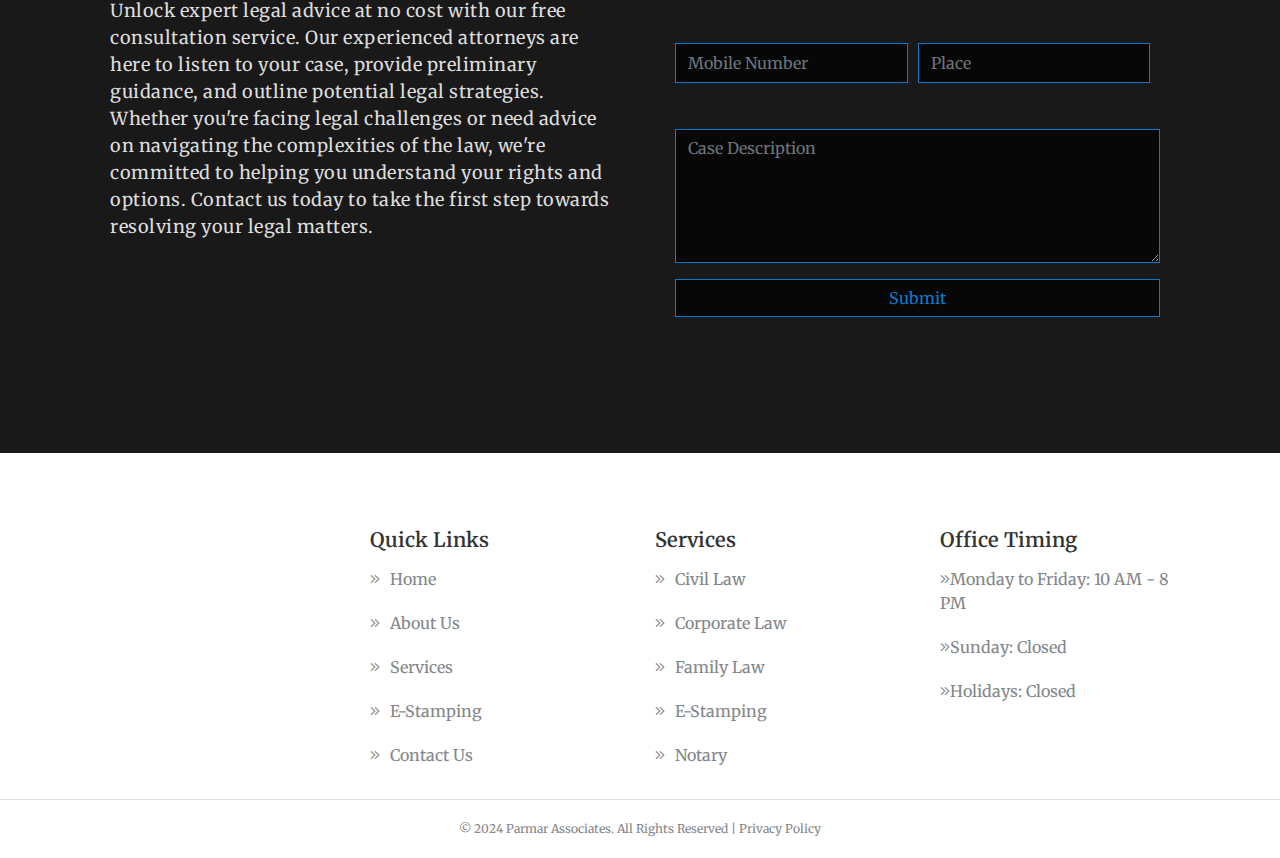
<file: bootstrap-lawyer-template-free-download/Notary.html>
<!doctype html>
<html lang="en">

<head>
    <meta charset="utf-8">
    <meta name="viewport" content="width=device-width, initial-scale=1, shrink-to-fit=no">
    <title>Lawyer</title>
    <link rel="shortcut icon" href="assets/images/fav.png" type="image/x-icon">
    <link rel="stylesheet" href="assets/css/bootstrap.min.css">
    <link rel="stylesheet" href="assets/css/all.min.css">
    <link rel="stylesheet" href="assets/css/style.css" />
    <link rel="stylesheet" href="assets/js/script2.js"/>
    <!-- <link rel="stylesheet" href="assets/css/responsive.css" /> -->
</head>

<body>
    <header>
        <div class="top-sec">
            <div class="container">
                <div class="row">
                    <div class="top-use-sec">
                        <ol>
                            <li><i class="far fa-map-marker-alt"></i> Rajkot</li>
                            <li><i class="fal fa-envelope"></i>mahipatsinhp@yahoo.com</li>
                            <li><i class="fal fa-clock"></i> Mon-Sat (10am-8pm) Sunday Closed</li>
                        </ol>
                        <div class="top-social">
                            <ul>
                                <li><a href="tel:+91 9924052553"><i class="fas fa-phone" style="color: white !important;"></i></a></li> <!-- Updated for phone -->
                                <li><a href="mailto:mahipatsinhp@yahoo.com"><i class="fas fa-envelope" style="color: white !important;"></i></a></li>
                                <li><a href="https://www.google.com/maps/dir//Accurate+Square,+ACCURATE+SQUARE,+Nr+ATUL+MOTORS,+Tagore+Rd,+GIDC+UdhyogNagar,+Bhakti+Nagar,+Rajkot,+Gujarat+360002,+India/@22.2834479,70.7929399,19z/data=!4m17!1m7!3m6!1s0x3959cbda35b90e2b:0x4c82ea617915c2b4!2sAccurate+Square!8m2!3d22.2834467!4d70.7935836!16s%2Fg%2F11fd486b8y!4m8!1m0!1m5!1m1!1s0x3959cbda35b90e2b:0x4c82ea617915c2b4!2m2!1d70.7935836!2d22.2834467!3e3?entry=ttu"> <i class="fa fa-map-marker" href="" style="color: white !important;"></i> </a></li>
                            </ul>
                        </div>
                    </div>
                </div>
            </div>
        </div>

        <div class="main-nav">
            <div class="container">
                <div class="row">
                    <div class="nav">
                        <div class="logo">
                            <h1 style="font-size: 30px !important;">Parmar</h1>
                        </div>

                        <div class="menu-toggle"></div>
                        <div class="my-nav-items">
                            <div class="menu">
                                <ul>
                                    <li><a href="index.html">Home</a></li>
                                    <li><a href="about-us.html">About Us</a></li>
                                    <li><a href="services.html">Services</a></li>
                                    <li><a href="Notary.html">E-Stamping</a></li>
                                    <li><a href="contact-us.html">Contact us</a></li>
                                </ul>
                            </div>
                        </div>
                    </div>
                </div>
            </div>
        </div>
    </header>

    <section class="bg-02-a">
        <div class="container">
            <div class="row">
                <div class="col-12">
                    <div class="_head_01">
                        <h2>Notary & E-Stamping</h2>
                    </div>
                </div>
            </div>
        </div>
    </section>

    <section class="bg-04" id="E-Stamping">
        <div class="container">
            <div class="row">
                <div class="heading-items">
                    <h2>E- Stamping</h2>
                </div>
                <div class="blog-main-card d-flex">
                    <article class="blog-sub">
                        <p style="margin-top: 20px;">Select the E-Stamping Form </p>
                        <div class="blog-content" style="display: flex; align-items: center; gap: 10px;">
                            <select id="languageSelect" class="form-control" style="width: 200px;">
                                <option value="English">English</option>
                                <option value="Gujarati">Gujarati</option>
                            </select>
                            <button onclick="downloadForm()" class="btn btn-primary">Download</button>
                        </div>
                        <p style="margin-top: 20px;">Submit filled form to: <a href="mailto:atulbhatti76@gmail.com">atulbhatti76@gmail.com</a></p>
                    </article>
                </div>
            </div>
        </div>
    </section>
    
    <script>
        function downloadForm() {
            var language = document.getElementById("languageSelect").value;
            var path = "";

            if (language === "English") {
                path = "assets/Stamping English Form.doc";
            } else if (language === "Gujarati") {
                path = "assets/Stamping Gujarati Form .pdf";
            }

            if (path) {
                window.location.href = path;
            }
        }
    </script>


<section class="bg-01" id="notary">
    <div class="container">
        <div class="row">
            <div class="heading-items">
                <h2>Notary</h2>
            </div>
            <div class="card-feautures-main d-flex" style="flex-wrap: wrap; justify-content: space-between;">
                <!-- Card 1 -->
                <div class="card-feautures-sup" style="flex: 1 1 24%; margin-bottom: 20px;">
                    <div class="feautures-content">
                        <div class="content-head">
                            <h2>Affidavit</h2>
                        </div>
                        <div class="inner-items">
                            <div class="text-box">
                                <p>Details Required:</p>
                                <ul style="text-align: left; list-style-type: disc; padding-left: 20px;">
                                    <li>Drafted Document</li>
                                    <li>E-Stamp of Minimum 100 Rs.</li>
                                    <li>2 Photographs</li>
                                    <li>Government Issued Photo ID</li>
                                </ul>
                                <button class="learn-more-btn" onclick="openDialog('detailsDialog1')">Show Fees</button>
                            </div>
                        </div>
                    </div>
                    <!-- Dialog Box -->
                    <div id="detailsDialog1" class="dialog-box" style="display: none; width: 400px; background-color: grey; color: white;">
                        <div class="dialog-content">
                            <span class="close-btn" onclick="closeDialog('detailsDialog1')">&times;</span>
                            <h3>Fees</h3>
                            <ul style="list-style-type: disc; padding-left: 20px;">
                                <li>Notary Charge: 200 Rs. per document.</li>
                                <li>Visit Charge: 500 Rs. per visit</li>
                            </ul>
                        </div>
                    </div>
                </div>
                <!-- Card 2 -->
                <div class="card-feautures-sup" style="flex: 1 1 24%; margin-bottom: 20px;">
                    <div class="feautures-content">
                        <div class="content-head">
                            <h2>Agreement</h2>
                        </div>
                        <div class="inner-items">
                            <div class="text-box">
                                <p>Details Required:</p>
                                <ul style="text-align: left; list-style-type: disc; padding-left: 20px;">
                                    <li>Drafted Document</li>
                                    <li>E-Stamp of Minimum 300 Rs.</li>
                                    <li>2 Photographs</li>
                                    <li>Government Issued Photo ID</li>
                                </ul>
                                <button class="learn-more-btn" onclick="openDialog('detailsDialog2')">Show Fees</button>
                            </div>
                        </div>
                    </div>
                    <!-- Dialog Box -->
                    <div id="detailsDialog2" class="dialog-box" style="display: none; width: 400px; background-color: grey; color: white;">
                        <div class="dialog-content">
                            <span class="close-btn" onclick="closeDialog('detailsDialog2')">&times;</span>
                            <h3>Fees</h3>
                            <ul style="list-style-type: disc; padding-left: 20px;">
                                <li>Notary Charge: 300 Rs. per document.</li>
                                <li>Visit Charge: 500 Rs. per visit</li>
                            </ul>
                        </div>
                    </div>
                </div>
                <!-- Card 3 -->
                <div class="card-feautures-sup" style="flex: 1 1 24%; margin-bottom: 20px;">
                    <div class="feautures-content">
                        <div class="content-head">
                            <h2>Immigration & Foreign</h2>
                        </div>
                        <div class="inner-items">
                            <div class="text-box">
                                <p>Details Required:</p>
                                <ul style="text-align: left; list-style-type: disc; padding-left: 20px;">
                                    <li>Drafted Document</li>
                                    <li>E-Stamp of Minimum 500 Rs.</li>
                                    <li>2 Photographs</li>
                                    <li>Government Issued Photo ID</li>
                                </ul>
                                <button class="learn-more-btn" onclick="openDialog('detailsDialog3')">Show Fees</button>
                            </div>
                        </div>
                    </div>
                    <!-- Dialog Box -->
                    <div id="detailsDialog3" class="dialog-box" style="display: none; width: 400px; background-color: grey; color: white;">
                        <div class="dialog-content">
                            <span class="close-btn" onclick="closeDialog('detailsDialog3')">&times;</span>
                            <h3>Fees</h3>
                            <ul style="list-style-type: disc; padding-left: 20px;">
                                <li>Notary Charge: 500 Rs. per document.</li>
                                <li>Visit Charge: 500 Rs. per visit</li>
                            </ul>
                        </div>
                    </div>
                </div>
                <!-- Card 4 -->
                <div class="card-feautures-sup" style="flex: 1 1 24%; margin-bottom: 20px;">
                    <div class="feautures-content">
                        <div class="content-head">
                            <h2>True Copy</h2>
                        </div>
                        <div class="inner-items">
                            <div class="text-box">
                                <p>Details Required:</p>
                                <ul style="text-align: left; list-style-type: disc; padding-left: 20px;">
                                    <li>Drafted Document</li>
                                    <li>2 Photographs</li>
                                    <li>Government Issued Photo ID</li>
                                    <li>Original Document</li>
                                </ul>
                                <button class="learn-more-btn" onclick="openDialog('detailsDialog4')">Show Fees</button>
                            </div>
                        </div>
                    </div>
                    <!-- Dialog Box -->
                    <div id="detailsDialog4" class="dialog-box" style="display: none; width: 400px; background-color: grey; color: white;">
                        <div class="dialog-content">
                            <span class="close-btn" onclick="closeDialog('detailsDialog4')">&times;</span>
                            <h3>Fees</h3>
                            <ul style="list-style-type: disc; padding-left: 20px;">
                                <li>Notary Charge: 20 Rs. per copy.</li>
                                <li>Visit services are not available.</li>
                            </ul>
                        </div>
                    </div>
                </div>
            </div>
        </div>
    </div>
</section>

    <script>
        function openDialog(dialogId) {
    var dialog = document.getElementById(dialogId);
    dialog.style.display = 'block';
}

function closeDialog(dialogId) {
    var dialog = document.getElementById(dialogId);
    dialog.style.display = 'none';
}

    </script>

   
<div class="bg-03">
    <div class="container">
        <div class="row">
            <div class="counsolting-main d-flex">
                <div class="consolting-sup">
                    <div class="consolting-contant">
                        <div class="heading">
                            <h3>Free Consulting</h3>
                            <b>Call us at +91 9924052553 or fill out the form.</b>
                            <p>Unlock expert legal advice at no cost with our free consultation service. Our experienced attorneys are here to listen to your case, provide preliminary guidance, and outline potential legal strategies. Whether you're facing legal challenges or need advice on navigating the complexities of the law, we're committed to helping you understand your rights and options. Contact us today to take the first step towards resolving your legal matters.</p>
                            </div>
                    </div>
                </div>

                <div class="consolting-sup">
                    <div class="consolting-contant">
                        <div class="form-consolting">
                            <form id="contactForm"> <!-- Added form id for easier JavaScript targeting -->
                                <div class="form-dived d-flex">
                                    <div class="form-text">
                                        <div class="form-group">
                                            <input class="form-control" type="text" name="name" placeholder="Name" required>
                                        </div>
                                    </div>
                                    <div class="form-text">
                                        <div class="form-group mr-0">
                                            <input class="form-control" type="email" name="email" placeholder="Email" required pattern="[a-z0-9._%+-]+@[a-z0-9.-]+\.[a-z]{2,}$">
                                        </div>
                                    </div>
                
                                    <div class="form-text">
                                        <div class="form-group">
                                            <input class="form-control" type="tel" name="phone" placeholder="Mobile Number" required pattern="[0-9]{10}">
                                        </div>
                                    </div>
                
                                    <div class="form-text">
                                        <div class="form-group mr-0">
                                            <input class="form-control" type="text" name="place" placeholder="Place" required>
                                        </div>
                                    </div>
                
                                    <div class="form-mesage">
                                        <div class="form-group">
                                            <textarea name="caseDescription" cols="60" rows="5" class="form-control" placeholder="Case Description"></textarea>
                                        </div>
                                        <!-- Submit Button -->
                                        <div class="form-group">
                                            <button type="submit" class="form-control">Submit</button>
                                        </div>
                                    </div>
                                </div>
                            </form>
                        </div>
                    </div>
                </div>
            </div>
        </div>
    </div>
</div>

    

    <footer>
        <div class="container">
            <div class="row">
                <div class="col-lg-3 col-md-3 col-sm-6 col-6">
                    <div class="footer-content"><div style="width: 100%"><iframe width="100%" height="250" frameborder="0" scrolling="no" marginheight="0" marginwidth="0" src="https://maps.google.com/maps?width=100%25&amp;height=600&amp;hl=en&amp;q=301,%20Accurate%20Square,%20Tagore%20Rd,%20nr.%20Maruti%20Suzuki%20Show%20Room,%20GIDC%20UdhyogNagar,%20Bhakti%20Nagar,%20Rajkot,%20Gujarat%20360002,%20India+(Parmar%20Associates)&amp;t=&amp;z=16&amp;ie=UTF8&amp;iwloc=B&amp;output=embed"><a href="https://www.gps.ie/">gps systems</a></iframe></div>
                    </div>
                </div>
                <div class="col-lg-3 col-md-3 col-sm-6 col-6">
                    <div class="footer-content">
                        <h2>Quick Links</h2>
                        <ol>
                            <li><a href="index.html"><i class="fal fa-angle-double-right"></i>Home</a></li>
                            <li><a href="about-us.html"><i class="fal fa-angle-double-right"></i>About Us</a></li>
                            <li><a href="services.html"><i class="fal fa-angle-double-right"></i>Services</a></li>
                            <li><a href="Notary.html"><i class="fal fa-angle-double-right"></i>E-Stamping</a></li>
                            <li><a href="contact-us.html"><i class="fal fa-angle-double-right"></i>Contact Us</a></li>
                        </ol>
                    </div>
                </div>
                <div class="col-lg-3 col-md-3 col-sm-6 col-6">
                    <div class="footer-content">
                        <h2>Services</h2>
                        <ol>
                            <li><a href="services.html"><i class="fal fa-angle-double-right"></i>Civil Law</a></li>
                            <li><a href="services.html"><i class="fal fa-angle-double-right"></i>Corporate Law</a></li>
                            <li><a href="services.html"><i class="fal fa-angle-double-right"></i>Family Law</a></li>
                            <li><a href="Notary.html #E-Stamping"><i class="fal fa-angle-double-right"></i>E-Stamping</a></li>
                            <li><a href="Notary.html #notary"><i class="fal fa-angle-double-right"></i>Notary</a></li>
                        </ol>
                    </div>
                </div>
                <div class="col-lg-3 col-md-3 col-sm-6 col-6">
                    <div class="footer-content">
                        <h2>Office Timing</h2>
                        <ol>
                            <li><i class="fal fa-angle-double-right"></i>Monday to Friday: 10 AM - 8 PM</li>
                            <li><i class="fal fa-angle-double-right"></i>Sunday: Closed</li>
                            <li><i class="fal fa-angle-double-right"></i>Holidays: Closed</li>
                        </ol>
                    </div>
                </div>
                
            </div>
        </div>
        <div class="copy-right">
            <div class="container">
                <div class="copy-right-card">
                    © 2024 Parmar Associates. All Rights Reserved | Privacy Policy
                </div>
            </div>
        </div>
    </footer>
</body>

<script src="assets/js/jquery-3.2.1.min.js"></script>
<script src="assets/js/popper.min.js"></script>
<script src="assets/js/bootstrap.min.js"></script>
<script src="assets/js/script.js"></script>
</html>
</file>
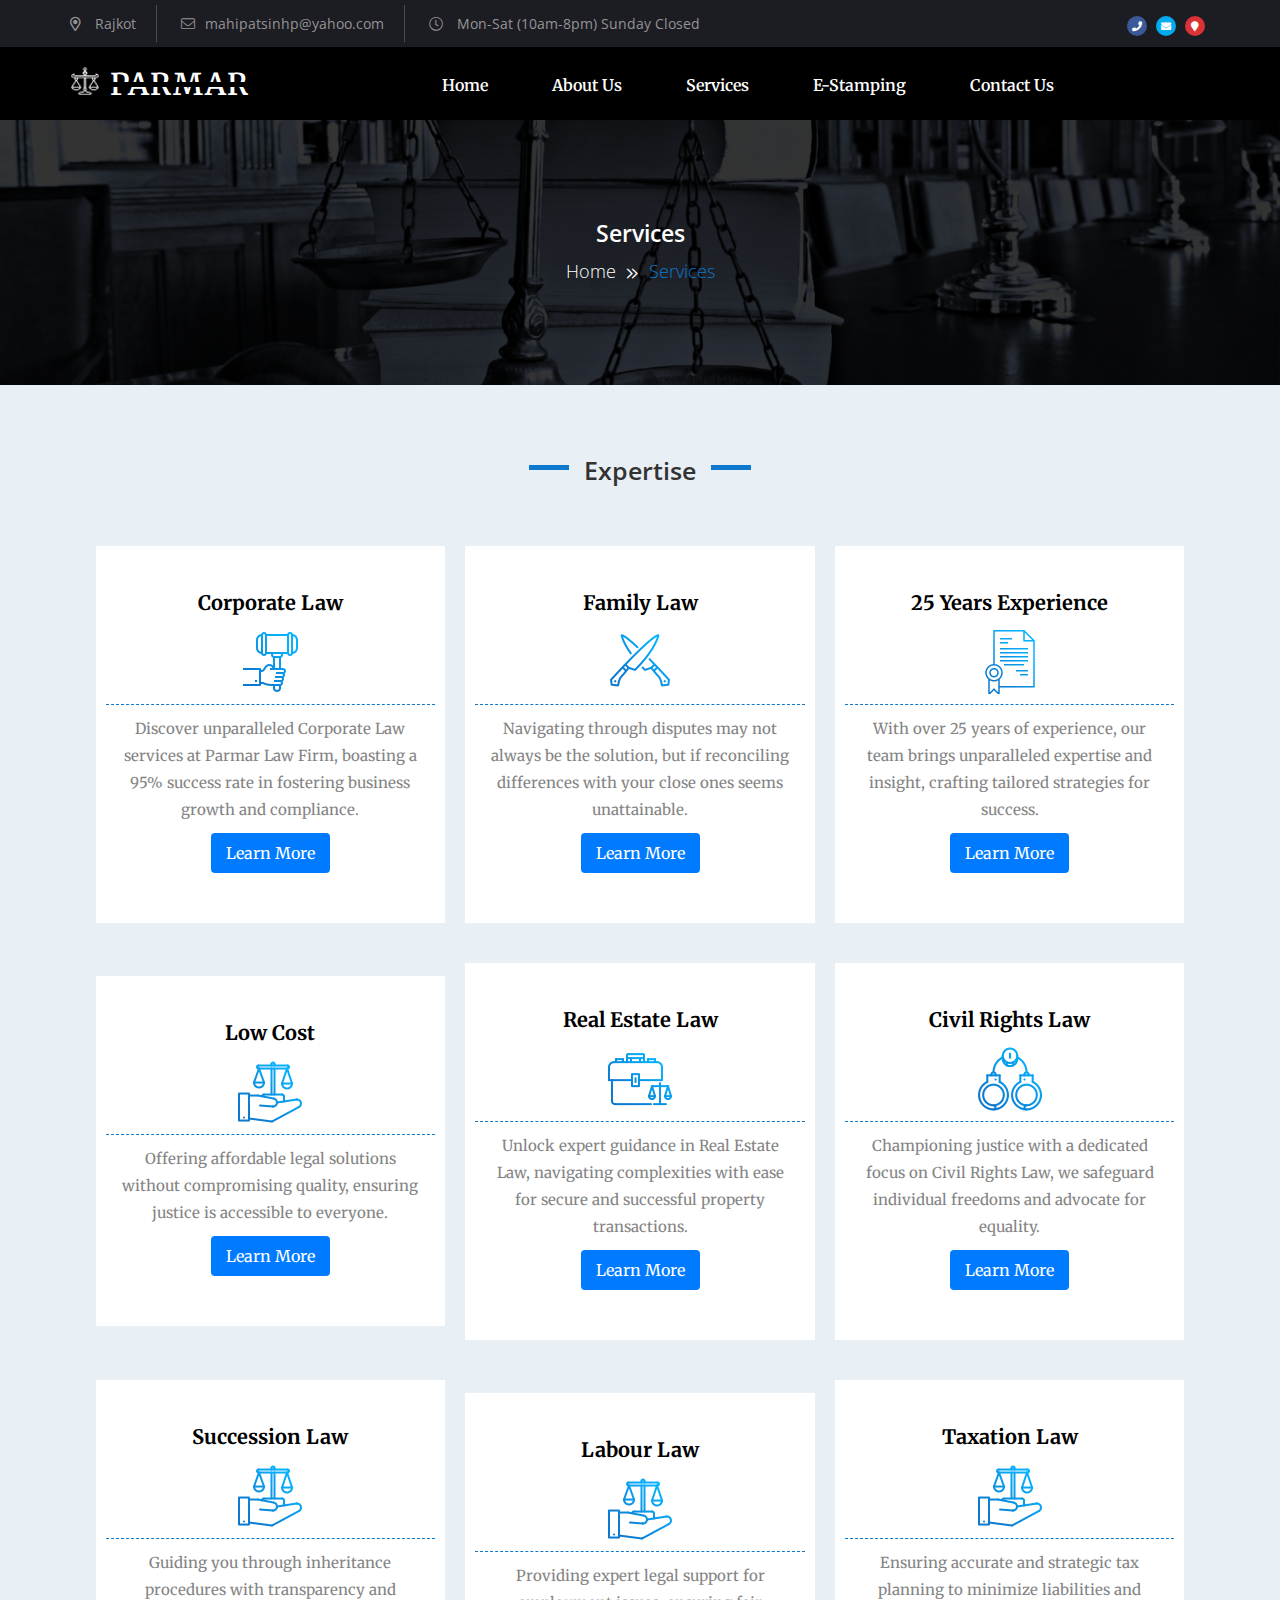
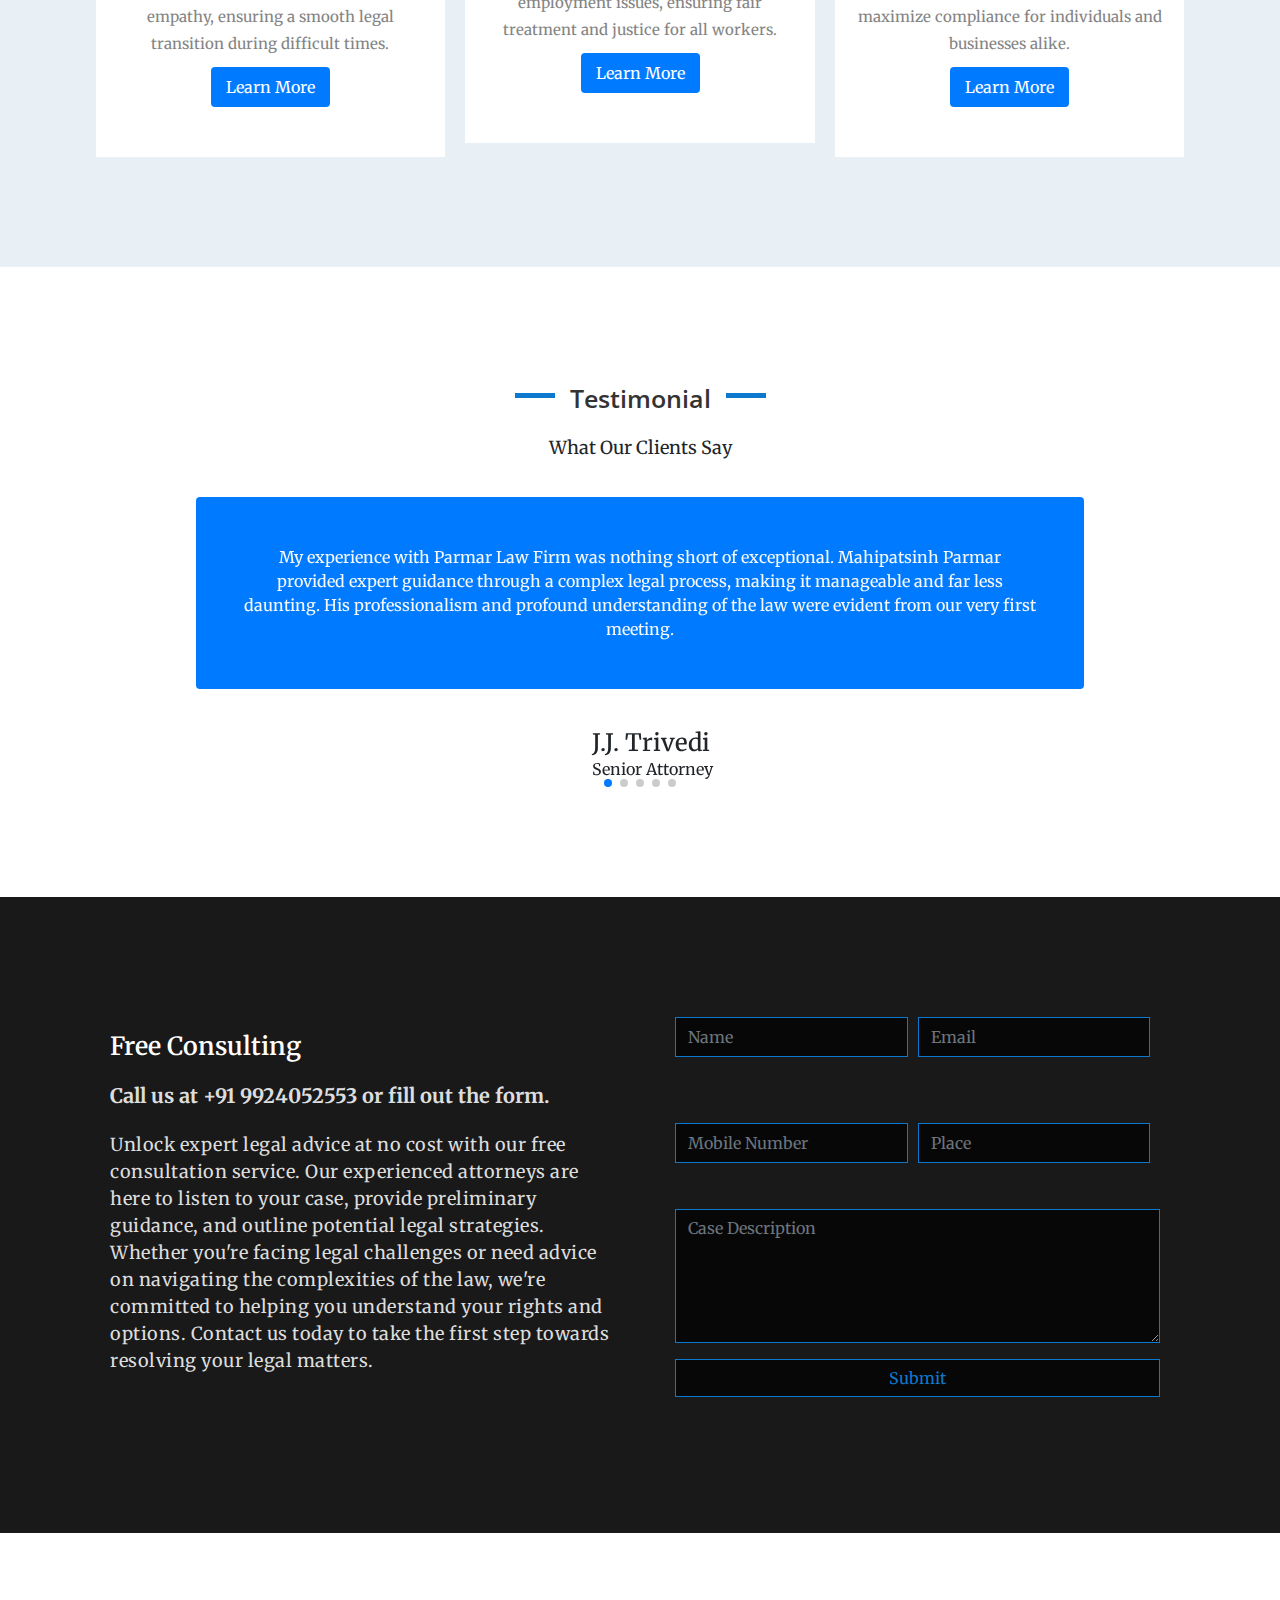
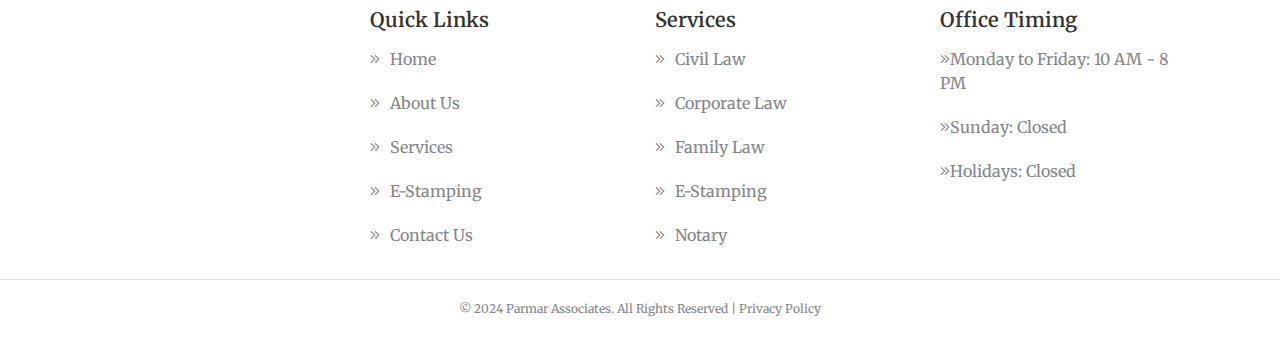
<file: bootstrap-lawyer-template-free-download/services.html>
<!doctype html>
<html lang="en">

<head>
    <meta charset="utf-8">
    <meta name="viewport" content="width=device-width, initial-scale=1, shrink-to-fit=no">
    <title>Lawyer</title>
    <link rel="shortcut icon" href="assets/images/fav.png" type="image/x-icon">
    <link rel="stylesheet" href="assets/css/bootstrap.min.css">
    <link rel="stylesheet" href="assets/css/all.min.css">
    <link rel="stylesheet" href="assets/css/style.css" />
    <link href="assets/js/script.js"  rel="preload" as="script">
    <link rel="stylesheet" href="https://unpkg.com/swiper/swiper-bundle.min.css"/>
    <script src="https://unpkg.com/swiper/swiper-bundle.min.js"></script>
    <!-- <link rel="stylesheet" href="assets/css/responsive.css" /> -->

    <style>
        .swiper {
    width: 100%;
    padding: 20px 0;
}

.swiper-slide {
    display: flex;
    flex-direction: column;
    align-items: center;
    justify-content: center;
}

.testimonial-text {
    max-width: 80%; /* Adjust based on your preference */
    text-align: center;
}

.d-flex {
    align-items: center;
    justify-content: center;
    width: 100%;
}

.pl-4 {
    padding-left: 15px; /* Adjust padding to match your design */
}

img.img-fluid.rounded-circle {
    display: block;
    margin: 0 auto;
}

    </style>
</head>

<body>
    <header>
        <div class="top-sec">
            <div class="container">
                <div class="row">
                    <div class="top-use-sec">
                        <ol>
                            <li><i class="far fa-map-marker-alt"></i> Rajkot</li>
                            <li><i class="fal fa-envelope"></i>mahipatsinhp@yahoo.com</li>
                            <li><i class="fal fa-clock"></i> Mon-Sat (10am-8pm) Sunday Closed</li>
                        </ol>
                        <div class="top-social">
                            <ul>
                                <li><a href="tel:+91 9924052553"><i class="fas fa-phone" style="color: white !important;"></i></a></li> <!-- Updated for phone -->
                                <li><a href="mailto:mahipatsinhp@yahoo.com"><i class="fas fa-envelope" style="color: white !important;"></i></a></li>
                                <li><a href="https://www.google.com/maps/dir//Accurate+Square,+ACCURATE+SQUARE,+Nr+ATUL+MOTORS,+Tagore+Rd,+GIDC+UdhyogNagar,+Bhakti+Nagar,+Rajkot,+Gujarat+360002,+India/@22.2834479,70.7929399,19z/data=!4m17!1m7!3m6!1s0x3959cbda35b90e2b:0x4c82ea617915c2b4!2sAccurate+Square!8m2!3d22.2834467!4d70.7935836!16s%2Fg%2F11fd486b8y!4m8!1m0!1m5!1m1!1s0x3959cbda35b90e2b:0x4c82ea617915c2b4!2m2!1d70.7935836!2d22.2834467!3e3?entry=ttu"> <i class="fa fa-map-marker" href="" style="color: white !important;"></i> </a></li>
                            </ul>
                        </div>
                    </div>
                </div>
            </div>
        </div>

        <div class="main-nav">
            <div class="container">
                <div class="row">
                    <div class="nav">
                        <div class="logo">
                            <h1 style="font-size: 30px !important;">Parmar</h1>
                        </div>

                        <div class="menu-toggle"></div>
                        <div class="my-nav-items">
                            <div class="menu">
                                <ul>
                                    <li><a href="index.html">Home</a></li>
                                    <li><a href="about-us.html">About Us</a></li>
                                    <li><a href="services.html">Services</a></li>
                                    <li><a href="Notary.html">E-Stamping</a></li>
                                    <li><a href="contact-us.html">Contact us</a></li>
                                </ul>
                            </div>
                        </div>
                    </div>
                </div>
            </div>
        </div>
    </header>

    <section class="bg-02-a">
        <div class="container">
            <div class="row">
                <div class="col-12">
                    <div class="_head_01">
                        <h2>Services</h2>
                        <p>Home<i class="fal fa-angle-double-right"></i><span>Services</span></p>
                    </div>
                </div>
            </div>
        </div>
    </section>

    <section class="bg-01">
        <div class="container">
            <div class="row">
                <div class="heading-items">
                    <h2>Expertise</h2>
                    <!-- <span><i class="far fa-gavel"></i></span> -->
                </div>

                <div class="card-feautures-main d-flex">
                    <div class="card-feautures-sup">
                        <div class="feautures-content">
                            <div class="content-head">
                                <h2>Corporate Law</h2>
                            </div>
                            <div class="inner-items">
                                <div class="feauters-icon-box">
                                    <img src="assets/images/icons/attorney.png" >
                                </div>
                                <div class="text-box">
                                    <p>Discover unparalleled Corporate Law services at Parmar Law Firm, boasting a 95% success rate in fostering business growth and compliance.
                                    </p>
                                    <button class="learn-more-btn" data-dialog-id="detailsDialog1">Learn More</button>
                                </div>
                            </div>
                        </div>
                    </div>
                    <!-- Dialog Box -->
                    <div id="detailsDialog1" class="dialog-box" style="display: none;">
                        <div class="dialog-content">
                            <span class="close-btn">&times;</span>
                            <h3>Corporate Law</h3>
                            <p>At Parmar Law Firm, we deliver expert Corporate Law services essential for business development and regulatory compliance in the challenging modern marketplace. Our expertise spans from establishing businesses and managing mergers and acquisitions to crafting contracts and safeguarding intellectual property. With a remarkable 95% success rate, our experienced lawyers provide exhaustive support, adept at steering through regulatory frameworks to ensure your business operations are both efficient and lawful. We pride ourselves on offering tailored, individualized attention alongside a profound grasp of corporate law, ensuring we meet the specific demands of each client. Entrust us to serve as your committed partner, focused on fostering your business's growth and legal wellbeing.</p>
                            <ul>
                                <li style="list-style-type: disc;">Consulation Fees: 1000 Rs. for 60 Minutes</li>
                                <li style="list-style-type: disc;">Case Fees: 5000 Rs. per Hearing</li>
                                <li style="list-style-type: disc;">Drafting Fees: 2000 Rs. for one complete draft (includes notary & E-Stamping)</li>
                                <li>&nbsp;</li>
                            </ul>
                            <div class="btn-01">
                                <a href="contact-us.html" class="learn-more-btn"><span>Schedule An Appointment</span></a> OR
                                <a href="tel:+91 9924052553" class="learn-more-btn"><span>Call Now</span></a>
                            </div>
                        </div>
                    </div>

                    <div class="card-feautures-sup">
                        <div class="feautures-content">
                            <div class="content-head">
                                <h2>Family Law</h2>
                            </div>
                            <div class="inner-items">
                                <div class="feauters-icon-box">
                                    <img src="assets/images/icons/fight.png" >
                                </div>
                                <div class="text-box">
                                    <p>Navigating through disputes may not always be the solution, but if reconciling differences with your close ones seems unattainable.
                                    </p>
                                    <button class="learn-more-btn" data-dialog-id="detailsDialog2">Learn More</button>
                                </div>
                            </div>
                        </div>
                    </div>
                    <!-- Dialog Box -->
                    <div id="detailsDialog2" class="dialog-box" style="display: none;">
                        <div class="dialog-content">
                            <span class="close-btn">&times;</span>
                            <h3>Family Law</h3>
                            <p>Resolving disputes and addressing complaints outside of court is often a preferred path, reflecting a belief that dialogue and understanding can bridge many gaps. At Parmar Law Firm, we understand that while divorce or legal action might not always be the first solution you seek, certain situations leave no other choice. In such cases, our dedicated team is committed to standing by your side, ensuring you receive the support and guidance necessary to navigate these challenging times. Proudly, we have successfully resolved nearly 30% of disputes before they escalate to court proceedings. For those cases that do reach the courtroom, our expertise and strategic approach have resulted in a favorable judgement for our clients 85% of the time, a testament to our commitment to securing the best outcomes for those we represent.</p>
                            <ul>
                                <li style="list-style-type: disc;">Consulation Fees: Rs.2000 for 60 Minutes</li>
                                <li style="list-style-type: disc;">Case Fees: 4000 Rs. per Hearing</li>
                                <li style="list-style-type: disc;">Drafting Fees: 3500 Rs. for two complete drafts (includes notary & E-Stamping)</li>
                                <li>&nbsp;</li>
                            </ul>
                            <div class="btn-01">
                                <a href="contact-us.html" class="learn-more-btn"><span>Schedule An Appointment</span></a> OR
                                <a href="tel:+91 9924052553" class="learn-more-btn"><span>Call Now</span></a>
                            </div>
                        </div>
                    </div>

                    <div class="card-feautures-sup">
                        <div class="feautures-content">
                            <div class="content-head">
                                <h2>25 Years Experience</h2>
                            </div>
                            <div class="inner-items">
                                <div class="feauters-icon-box">
                                    <img src="assets/images/icons/experience.png" >
                                </div>
                                <div class="text-box">
                                   <p>With over 25 years of experience, our team brings unparalleled expertise and insight, crafting tailored strategies for success.</p>
                                   <button class="learn-more-btn" data-dialog-id="detailsDialog3">Learn More</button>
                                </div>
                            </div>
                        </div>
                    </div>
                    <!-- Dialog Box -->
                    <div id="detailsDialog3" class="dialog-box" style="display: none;">
                        <div class="dialog-content">
                            <span class="close-btn">&times;</span>
                            <h3>Over 25 Years Of Experince</h3>
                            <p>Resolving disputes and addressing complaints outside of court is often a preferred path, reflecting a belief that dialogue and understanding can bridge many gaps. At Parmar Law Firm, we understand that while divorce or legal action might not always be the first solution you seek, certain situations leave no other choice. In such cases, our dedicated team is committed to standing by your side, ensuring you receive the support and guidance necessary to navigate these challenging times. Proudly, we have successfully resolved nearly 30% of disputes before they escalate to court proceedings. For those cases that do reach the courtroom, our expertise and strategic approach have resulted in a favorable judgement for our clients 85% of the time, a testament to our commitment to securing the best outcomes for those we represent.</p>
                            <ul>
                                <li style="list-style-type: disc;">Consulation Fees: Rs.2000 for 60 Minutes</li>
                                <li style="list-style-type: disc;">Case Fees: 4000 Rs. per Hearing</li>
                                <li style="list-style-type: disc;">Drafting Fees: 3500 Rs. for two complete drafts (includes notary & E-Stamping)</li>
                                <li>&nbsp;</li>
                            </ul>
                            <div class="btn-01">
                                <a href="contact-us.html" class="learn-more-btn"><span>Schedule An Appointment</span></a> OR
                                <a href="tel:+91 9924052553" class="learn-more-btn"><span>Call Now</span></a>
                            </div>
                        </div>
                    </div>

                    <div class="card-feautures-sup">
                        <div class="feautures-content">
                            <div class="content-head">
                                <h2>Low Cost</h2>
                            </div>
                            <div class="inner-items">
                                <div class="feauters-icon-box">
                                    <img src="assets/images/icons/lowcost.png" >
                                </div>
                                <div class="text-box">
                                   <p>Offering affordable legal solutions without compromising quality, ensuring justice is accessible to everyone.</p>
                                   <button class="learn-more-btn" data-dialog-id="detailsDialog4">Learn More</button>
                                </div>
                            </div>
                        </div>
                    </div>
                    <!-- Dialog Box -->
                    <div id="detailsDialog4" class="dialog-box" style="display: none;">
                        <div class="dialog-content">
                            <span class="close-btn">&times;</span>
                            <h3>Low Cost</h3>
                            <p>At Parmar Law Firm, we prioritize making legal services affordable, ensuring that individuals from all economic backgrounds, especially those from the lower economic strata, have access to justice. Our pricing structure is intentionally designed to be accessible, reflecting our dedication to serving the community inclusively. In a gesture of our commitment to social responsibility, we proudly offer our services pro bono to the elderly, widows, and the economically disadvantaged who find themselves in dire need of legal assistance but lack the financial means. This approach underscores our belief in the right to legal support for all, irrespective of one's financial situation, as we strive to provide the best possible solutions for every client we represent.
                            </p>
                            <ul>
                                <li style="list-style-type: disc;">Consulation Fees starting from 500 Rs.</li>
                                <li style="list-style-type: disc;">Case Fees starting from 1000 Rs. per hearing.</li>
                                <li style="list-style-type: disc;">Drafting Fees starting from 500 Rs. for one complete draft (includes notary & stamping).</li>
                                <li>&nbsp;</li>
                            </ul>
                            <div class="btn-01">
                                <a href="contact-us.html" class="learn-more-btn"><span>Schedule An Appointment</span></a> OR
                                <a href="tel:+91 9924052553" class="learn-more-btn"><span>Call Now</span></a>
                            </div>
                        </div>
                    </div>

                    <div class="card-feautures-sup">
                        <div class="feautures-content">
                            <div class="content-head">
                                <h2>Real Estate Law</h2>
                            </div>
                            <div class="inner-items">
                                <div class="feauters-icon-box">
                                    <img src="assets/images/icons/lawyer.png" >
                                </div>
                                <div class="text-box">
                                   <p>Unlock expert guidance in Real Estate Law, navigating complexities with ease for secure and successful property transactions.
                                   </p>
                                   <button class="learn-more-btn" data-dialog-id="detailsDialog5">Learn More</button>
                                </div>
                            </div>
                        </div>
                    </div>
                    <!-- Dialog Box -->
                    <div id="detailsDialog5" class="dialog-box" style="display: none;">
                        <div class="dialog-content">
                            <span class="close-btn">&times;</span>
                            <h3>Real Estate Law</h3>
                            <p>Real Estate Law constitutes a significant portion of our practice at Parmar Law Firm, representing one of the major areas where we have dedicated our expertise and resources. With an impressive success rate of 97%—the highest in Rajkot—we stand as leaders in navigating the intricate landscapes of property transactions. Our seasoned professionals specialize not only in guiding clients through the complexities of real estate law but also in resolving and finalizing files related to properties with issues. Whether it's clearing disputes or completing documentation for problematic properties, our team ensures a smooth, successful process, underlining our commitment to excellence and client satisfaction in the realm of Real Estate Law.
                            </p>
                            <ul>
                                <li style="list-style-type: disc;">Consulation Fees: Rs.3000 for 60 Minutes</li>
                                <li style="list-style-type: disc;">Case Fees: 0.5% of Property Valuation</li>
                                <li style="list-style-type: disc;">Drafting Fees: 2000 Rs. for complete draft (includes notary & Stamping) and file check.</li>
                                <li style="list-style-type: disc;">Note: Fees may very depending on clearing dispute or completing missing documents in the property file.</li>
                                <li>&nbsp;</li>
                            </ul>
                            <div class="btn-01">
                                <a href="contact-us.html" class="learn-more-btn"><span>Schedule An Appointment</span></a> OR
                                <a href="tel:+91 9924052553" class="learn-more-btn"><span>Call Now</span></a>
                            </div>
                        </div>
                    </div>

                    <div class="card-feautures-sup">
                        <div class="feautures-content">
                            <div class="content-head">
                                <h2>Civil Rights Law</h2>
                            </div>
                            <div class="inner-items">
                                <div class="feauters-icon-box">
                                    <img src="assets/images/icons/casestrategy.png" >
                                </div>
                                <div class="text-box">
                                   <p>Championing justice with a dedicated focus on Civil Rights Law, we safeguard individual freedoms and advocate for equality.
                                </p>
                                <button class="learn-more-btn" data-dialog-id="detailsDialog6">Learn More</button>
                                </div>
                            </div>
                        </div>
                    </div>
                    <!-- Dialog Box -->
                    <div id="detailsDialog6" class="dialog-box" style="display: none;">
                        <div class="dialog-content">
                            <span class="close-btn">&times;</span>
                            <h3>Civil Rights law</h3>
                            <p>Our firm specializes in Civil Rights Law, passionately defending individual liberties and striving for equality across all facets of society. With a commitment to justice and an unwavering dedication to our clients' rights, we have become a formidable force in the fight against discrimination and injustice. Our experienced team has a proven track record of success, securing favorable outcomes in a significant majority of our cases. Remarkably, in 87% of these cases, we have successfully negotiated compensation from the government that exceeds market expectations. This achievement is a testament to our strategic approach, deep understanding of civil rights legislation, and our relentless pursuit of fairness and accountability. Trust us to deliver the justice and compensation you deserve.
                            </p>
                            <ul>
                                <li style="list-style-type: disc;">Consulation Fees: Rs.1500 for 60 Minutes</li>
                                <li style="list-style-type: disc;">Case Fees: 0.2% of Compensation</li>
                                <li style="list-style-type: disc;">Drafting Fees: 1500 Rs. for one complete draft (includes notary & Stamping) and file check.</li>
                                <li style="list-style-type: disc;">Note: Fees may very depending on clearing dispute or completing missing documents in the property file.</li>
                                <li>&nbsp;</li>
                            </ul>
                            <div class="btn-01">
                                <a href="contact-us.html" class="learn-more-btn"><span>Schedule An Appointment</span></a> OR
                                <a href="tel:+91 9924052553" class="learn-more-btn"><span>Call Now</span></a>
                            </div>
                        </div>
                    </div>

                    <div class="card-feautures-sup">
                        <div class="feautures-content">
                            <div class="content-head">
                                <h2>Succession Law</h2>
                            </div>
                            <div class="inner-items">
                                <div class="feauters-icon-box">
                                    <img src="assets/images/icons/lowcost.png" >
                                </div>
                                <div class="text-box">
                                   <p>Guiding you through inheritance procedures with transparency and empathy, ensuring a smooth legal transition during difficult times.</p>
                                   <button class="learn-more-btn" data-dialog-id="detailsDialog7">Learn More</button>
                                </div>
                            </div>
                        </div>
                    </div>
                    <!-- Dialog Box -->
                    <div id="detailsDialog7" class="dialog-box" style="display: none;">
                        <div class="dialog-content">
                            <span class="close-btn">&times;</span>
                            <h3>Succession Law</h3>
                            <p>At Parmar Law Firm, we understand the complexities involved in inheritance and succession procedures. Our team is committed to providing clear, straightforward guidance to help you navigate these challenging times. We emphasize transparency and empathy, working closely with you to handle wills, estates, and all aspects of succession planning. Our approach is designed to minimize legal hurdles and ensure that your rights and interests are protected throughout the succession process.
                            </p>
                            <ul>
                                <li style="list-style-type: disc;">Consulation Fees: Rs.1000 for 60 Minutes</li>
                                <li style="list-style-type: disc;">Case Fees: 4000 Rs. per Hearing</li>
                                <li style="list-style-type: disc;">Drafting Fees: 2000 Rs. for a complete drafts (includes notary & E-Stamping)</li>
                                <li>&nbsp;</li>
                            </ul>
                            <div class="btn-01">
                                <a href="contact-us.html" class="learn-more-btn"><span>Schedule An Appointment</span></a> OR
                                <a href="tel:+91 9924052553" class="learn-more-btn"><span>Call Now</span></a>
                            </div>
                        </div>
                    </div>

                    <div class="card-feautures-sup">
                        <div class="feautures-content">
                            <div class="content-head">
                                <h2>Labour Law</h2>
                            </div>
                            <div class="inner-items">
                                <div class="feauters-icon-box">
                                    <img src="assets/images/icons/lowcost.png" >
                                </div>
                                <div class="text-box">
                                   <p>Providing expert legal support for employment issues, ensuring fair treatment and justice for all workers.</p>
                                   <button class="learn-more-btn" data-dialog-id="detailsDialog8">Learn More</button>
                                </div>
                            </div>
                        </div>
                    </div>
                    <!-- Dialog Box -->
                    <div id="detailsDialog8" class="dialog-box" style="display: none;">
                        <div class="dialog-content">
                            <span class="close-btn">&times;</span>
                            <h3>Labour Law</h3>
                            <p>At Parmar Law Firm, we are dedicated to championing the rights of workers by providing expert legal assistance in employment and labour disputes. Our team is committed to ensuring that every individual receives fair treatment in the workplace. We handle a wide range of cases, from wrongful termination to wage disputes and workplace discrimination, ensuring that justice is accessible to everyone, regardless of their economic background. We strive to make our services affordable and accessible, offering pro bono services to those in dire need.
                            </p>
                            <ul>
                                <li style="list-style-type: disc;">Consulation Fees: Rs.1000 for 60 Minutes</li>
                                <li style="list-style-type: disc;">Case Fees: 4000 Rs. per Hearing</li>
                                <li style="list-style-type: disc;">Drafting Fees: 2000 Rs. for a complete drafts (includes notary & E-Stamping)</li>
                                <li>&nbsp;</li>
                            </ul>
                            <div class="btn-01">
                                <a href="contact-us.html" class="learn-more-btn"><span>Schedule An Appointment</span></a> OR
                                <a href="tel:+91 9924052553" class="learn-more-btn"><span>Call Now</span></a>
                            </div>
                        </div>
                    </div>

                    <div class="card-feautures-sup">
                        <div class="feautures-content">
                            <div class="content-head">
                                <h2>Taxation Law</h2>
                            </div>
                            <div class="inner-items">
                                <div class="feauters-icon-box">
                                    <img src="assets/images/icons/lowcost.png" >
                                </div>
                                <div class="text-box">
                                   <p>Ensuring accurate and strategic tax planning to minimize liabilities and maximize compliance for individuals and businesses alike.</p>
                                   <button class="learn-more-btn" data-dialog-id="detailsDialog9">Learn More</button>
                                </div>
                            </div>
                        </div>
                    </div>
                    <!-- Dialog Box -->
                    <div id="detailsDialog9" class="dialog-box" style="display: none;">
                        <div class="dialog-content">
                            <span class="close-btn">&times;</span>
                            <h3>Taxation Law</h3>
                            <p>At Parmar Law Firm, our taxation experts are dedicated to providing strategic advice to ensure that you and your business stay compliant with all tax laws while minimizing your liabilities. We understand the complexities of taxation and work meticulously to provide clear, actionable strategies that can save you money and prevent legal issues. Our team is equipped to handle a broad range of tax-related matters, from income and corporate tax to indirect taxes like GST. We are committed to making our services accessible, offering affordable solutions to individuals and businesses of all sizes.
                            </p>
                            <ul>
                                <li style="list-style-type: disc;">Consulation Fees: Rs.1000 for 60 Minutes</li>
                                <li style="list-style-type: disc;">Case Fees: 4000 Rs. per Hearing</li>
                                <li style="list-style-type: disc;">Drafting Fees: 2000 Rs. for a complete drafts (includes notary & E-Stamping)</li>
                                <li>&nbsp;</li>
                            </ul>
                            <div class="btn-01">
                                <a href="contact-us.html" class="learn-more-btn"><span>Schedule An Appointment</span></a> OR
                                <a href="tel:+91 9924052553" class="learn-more-btn"><span>Call Now</span></a>
                            </div>
                        </div>
                    </div>

                </div>
            </div>
        </div>
    </section>

    <section>
        <div class="container-fluid py-5">
            <div class="container py-5">
                <div class="heading-items">
                    <h2>Testimonial</h2>
                </div>
                <p style="text-align: center; font-size: large;">What Our Clients Say</p>
                <!-- Swiper -->
                <div class="swiper mySwiper">
                    <div class="swiper-wrapper">
                        <!-- Repeat this block for each testimonial -->
                        <div class="swiper-slide">
                            <div class="testimonial-text position-relative bg-primary text-light rounded p-5 mb-4">
                                My experience with Parmar Law Firm was nothing short of exceptional. Mahipatsinh Parmar provided expert guidance through a complex legal process, making it manageable and far less daunting. His professionalism and profound understanding of the law were evident from our very first meeting.
                            </div>
                            <div class="d-flex align-items-center pt-3">
                                <div class="pl-4">
                                    <h4>J.J. Trivedi</h4>
                                    <p class="m-0">Senior Attorney</p>
                                </div>
                            </div>
                        </div>
                        <div class="swiper-slide">
                            <div class="testimonial-text position-relative bg-primary text-light rounded p-5 mb-4">
                                The team at Parmar Law Firm is dedicated and compassionate. They took the time to understand my situation and were relentless in their pursuit of justice. I felt supported and valued as a client throughout the entire process.
                            </div>
                            <div class="d-flex align-items-center pt-3">
                                <div class="pl-4">
                                    <h4>Dr. Sanjay Bhatt</h4>
                                    <p class="m-0">Physician</p>
                                </div>
                            </div>
                        </div>
                        <div class="swiper-slide">
                            <div class="testimonial-text position-relative bg-primary text-light rounded p-5 mb-4">
                                I was impressed by the responsiveness and thoroughness of Parmar Law Firm. Every question was answered promptly, and every concern was addressed with utmost attention. It’s clear they prioritize their clients’ needs above all else.
                            </div>
                            <div class="d-flex align-items-center pt-3">
                                <div class="pl-4">
                                    <h4>Dr. Jayesh Sonwani</h4>
                                    <p class="m-0">Pediatrician</p>
                                </div>
                            </div>
                        </div>
                        <div class="swiper-slide">
                            <div class="testimonial-text position-relative bg-primary text-light rounded p-5 mb-4">
                                Mahipatsinh's strategic expertise was crucial in my case. He navigated the legal challenges with ease and ensured the best possible outcome. I am deeply grateful for his commitment and would highly recommend Parmar Law Firm to anyone seeking legal representation.
                            </div>
                            <div class="d-flex align-items-center pt-3">
                                <div class="pl-4">
                                    <h4>Deep Bhalodiya</h4>
                                    <p class="m-0">Owner Viral Group</p>
                                </div>
                            </div>
                        </div>
                        <div class="swiper-slide">
                            <div class="testimonial-text position-relative bg-primary text-light rounded p-5 mb-4">
                                "Professionalism, excellence, and integrity are what define Parmar Law Firm. Their legal acumen and meticulous attention to detail stood out during my interactions with them. They not only secured a favorable outcome but also maintained a high level of ethics and respect throughout the process."
                            </div>
                            <div class="d-flex align-items-center pt-3">
                                <div class="pl-4">
                                    <h4>Urvesh Patel</h4>
                                    <p class="m-0">Owner Sandipani School</p>
                                </div>
                            </div>
                        </div>
                        <!-- Additional slides -->
                    </div>
                    <!-- If you want pagination -->
                    <div class="swiper-pagination"></div>
                </div>
            </div>
        </div>
    </section>
    
    <script>
        var swiper = new Swiper('.mySwiper', {
            slidesPerView: 1,
            spaceBetween: 30,
            loop: true,
            autoplay: {
                delay: 5000,
                disableOnInteraction: false,
            },
            pagination: {
                el: '.swiper-pagination',
                clickable: true,
            },
        });
    </script>
    
    

    <div class="bg-03">
        <div class="container">
            <div class="row">
                <div class="counsolting-main d-flex">
                    <div class="consolting-sup">
                        <div class="consolting-contant">
                            <div class="heading">
                                <h3>Free Consulting</h3>
                                <b>Call us at +91 9924052553 or fill out the form.</b>
                                <p>Unlock expert legal advice at no cost with our free consultation service. Our experienced attorneys are here to listen to your case, provide preliminary guidance, and outline potential legal strategies. Whether you're facing legal challenges or need advice on navigating the complexities of the law, we're committed to helping you understand your rights and options. Contact us today to take the first step towards resolving your legal matters.</p>
                                </div>
                        </div>
                    </div>

                    <div class="consolting-sup">
                        <div class="consolting-contant">
                            <div class="form-consolting">
                                <form id="contactForm"> <!-- Added form id for easier JavaScript targeting -->
                                    <div class="form-dived d-flex">
                                        <div class="form-text">
                                            <div class="form-group">
                                                <input class="form-control" type="text" name="name" placeholder="Name" required>
                                            </div>
                                        </div>
                                        <div class="form-text">
                                            <div class="form-group mr-0">
                                                <input class="form-control" type="email" name="email" placeholder="Email" required pattern="[a-z0-9._%+-]+@[a-z0-9.-]+\.[a-z]{2,}$">
                                            </div>
                                        </div>
                    
                                        <div class="form-text">
                                            <div class="form-group">
                                                <input class="form-control" type="tel" name="phone" placeholder="Mobile Number" required pattern="[0-9]{10}">
                                            </div>
                                        </div>
                    
                                        <div class="form-text">
                                            <div class="form-group mr-0">
                                                <input class="form-control" type="text" name="place" placeholder="Place" required>
                                            </div>
                                        </div>
                    
                                        <div class="form-mesage">
                                            <div class="form-group">
                                                <textarea name="caseDescription" cols="60" rows="5" class="form-control" placeholder="Case Description"></textarea>
                                            </div>
                                            <!-- Submit Button -->
                                            <div class="form-group">
                                                <button type="submit" class="form-control">Submit</button>
                                            </div>
                                        </div>
                                    </div>
                                </form>
                            </div>
                        </div>
                    </div>
                </div>
            </div>
        </div>
    </div>

    

    <footer>
        <div class="container">
            <div class="row">
                <div class="col-lg-3 col-md-3 col-sm-6 col-6">
                    <div class="footer-content"><div style="width: 100%"><iframe width="100%" height="250" frameborder="0" scrolling="no" marginheight="0" marginwidth="0" src="https://maps.google.com/maps?width=100%25&amp;height=600&amp;hl=en&amp;q=301,%20Accurate%20Square,%20Tagore%20Rd,%20nr.%20Maruti%20Suzuki%20Show%20Room,%20GIDC%20UdhyogNagar,%20Bhakti%20Nagar,%20Rajkot,%20Gujarat%20360002,%20India+(Parmar%20Associates)&amp;t=&amp;z=16&amp;ie=UTF8&amp;iwloc=B&amp;output=embed"><a href="https://www.gps.ie/">gps systems</a></iframe></div>
                    </div>
                </div>
                <div class="col-lg-3 col-md-3 col-sm-6 col-6">
                    <div class="footer-content">
                        <h2>Quick Links</h2>
                        <ol>
                            <li><a href="index.html"><i class="fal fa-angle-double-right"></i>Home</a></li>
                            <li><a href="about-us.html"><i class="fal fa-angle-double-right"></i>About Us</a></li>
                            <li><a href="services.html"><i class="fal fa-angle-double-right"></i>Services</a></li>
                            <li><a href="Notary.html"><i class="fal fa-angle-double-right"></i>E-Stamping</a></li>
                            <li><a href="contact-us.html"><i class="fal fa-angle-double-right"></i>Contact Us</a></li>
                        </ol>
                    </div>
                </div>
                <div class="col-lg-3 col-md-3 col-sm-6 col-6">
                    <div class="footer-content">
                        <h2>Services</h2>
                        <ol>
                            <li><a href="services.html"><i class="fal fa-angle-double-right"></i>Civil Law</a></li>
                            <li><a href="services.html"><i class="fal fa-angle-double-right"></i>Corporate Law</a></li>
                            <li><a href="services.html"><i class="fal fa-angle-double-right"></i>Family Law</a></li>
                            <li><a href="Notary.html #E-Stamping"><i class="fal fa-angle-double-right"></i>E-Stamping</a></li>
                            <li><a href="Notary.html #notary"><i class="fal fa-angle-double-right"></i>Notary</a></li>
                        </ol>
                    </div>
                </div>
                <div class="col-lg-3 col-md-3 col-sm-6 col-6">
                    <div class="footer-content">
                        <h2>Office Timing</h2>
                        <ol>
                            <li><i class="fal fa-angle-double-right"></i>Monday to Friday: 10 AM - 8 PM</li>
                            <li><i class="fal fa-angle-double-right"></i>Sunday: Closed</li>
                            <li><i class="fal fa-angle-double-right"></i>Holidays: Closed</li>
                        </ol>
                    </div>
                </div>
                
            </div>
        </div>
        <div class="copy-right">
            <div class="container">
                <div class="copy-right-card">
                    © 2024 Parmar Associates. All Rights Reserved | Privacy Policy
                </div>
            </div>
        </div>
    </footer>
</body>

<script src="assets/js/jquery-3.2.1.min.js"></script>
<script src="assets/js/popper.min.js"></script>
<script src="assets/js/bootstrap.min.js"></script>
<script src="assets/js/script.js"></script>
<script src="assets/js/script2.js"></script>
</html>
</file>
<file: bootstrap-lawyer-template-free-download/assets/css/style.css>
@import url(https://fonts.googleapis.com/css2?family=Merriweather:300,400,500,600,400italic,&display=swap);
@import url(https://fonts.googleapis.com/css2?family=Open+Sans:300,400,500,600&display=swap);
@import url(https://fonts.googleapis.com/css2?family=Open+Sans:wght@300;400&display=swap);
/* ================================ Basic CSS =============================== */
body {
  margin: 0px;
  padding: 0px;
  font-family: 'Merriweather', serif; }

  
* {
  margin: 0px;
  padding: 0px;
  box-sizing: border-box; }

img {
  max-width: 100%; }

h1, h2, h3, h4, h5, h6 {
  margin: 0px; }

ul, ol {
  margin: 0px;
  padding: 0px; }

h2 {
  color: #333333;
  font-family: 'Merriweather', serif;
  font-weight: 700; }

li {
  list-style: none; }

a {
  text-decoration: none; }

a:hover {
  text-decoration: none; }
  #learnMoreBtn1, #learnMoreBtn2, #learnMoreBtn3, #learnMoreBtn4 {
    cursor: pointer; /* Ensures the hand cursor appears on hover */
    padding: 10px;
    background-color: #007bff; /* Bootstrap primary blue for consistency */
    color: white;
    border: none;
    border-radius: 5px;
    transition: background-color 0.3s ease; /* Smooth transition for hover effect */
  }
  
  #learnMoreBtn1:hover, #learnMoreBtn2:hover, #learnMoreBtn3:hover, #learnMoreBtn4:hover {
    background-color: #0056b3; /* Darker shade of blue on hover for feedback */
  }

  .learn-more-btn {
    cursor: pointer;
    padding: 8px 15px;
    background-color: #007bff;
    color: white;
    border: none;
    border-radius: 4px;
    margin-top: 10px;
}

.dialog-box {
    position: fixed; /* or 'absolute' depending on your needs */
    left: 50%;
    top: 50%;
    transform: translate(-50%, -50%);
    background-color: #fff;
    padding: 20px;
    border: 1px solid #ddd;
    border-radius: 5px;
    z-index: 1000; /* Ensure it's above other content */
    width: 80%; /* or fixed width, depending on your preference */
    max-width: 600px; /* Adjust as needed */
}

.dialog-content .close-btn {
    float: right;
    font-size: 24px;
    cursor: pointer;
}

  
/* ================================ Header CSS =============================== */
.top-sec {
  background: #1c1c23;
  position: relative;
  overflow: hidden;
  color: #fff;
  font-family: 'Open Sans', sans-serif;
  padding: 5px; }

  @media screen and (max-width: 575.98px) {
    .top-sec {
      display: none; } }
  .top-sec .top-use-sec {
    display: flex;
    justify-content: space-between;
    align-items: center;
    width: 100%; }
    .top-sec .top-use-sec .top-social {
      position: relative; }
      @media (max-width: 767.98px) {
        .top-sec .top-use-sec .top-social {
          display: none; } }
      .top-sec .top-use-sec .top-social ul li {
        display: inline-block;
        height: 20px;
        background: #06b2ff;
        width: 20px;
        color: #fff;
        text-align: center;
        line-height: 20px;
        font-size: 10px;
        border-radius: 50px;
        margin: 0 5px 0 0;
        position: relative;
        z-index: 1; }
        .top-sec .top-use-sec .top-social ul li:nth-child(1) {
          background: #3b5998; }
        .top-sec .top-use-sec .top-social ul li:nth-child(2) {
          background: #00acee; }
        .top-sec .top-use-sec .top-social ul li:nth-child(3) {
          background: #db3236; }
        .top-sec .top-use-sec .top-social ul li:nth-child(4) {
          background: #00aff0; }
        @media (max-width: 991.98px) {
          .top-sec .top-use-sec .top-social ul li {
            display: none; } }
    .top-sec .top-use-sec ol li {
      display: inline-block;
      font-size: 14px;
      font-weight: 400;
      padding: 8px 20px;
      color: #949494;
      border-right: 1px solid #7d7d7d7d; }
      .top-sec .top-use-sec ol li:last-child {
        border: none; }
      .top-sec .top-use-sec ol li:nth-child(1) {
        padding-left: 0px; }
      .top-sec .top-use-sec ol li i {
        margin-right: 10px; }
      @media (min-width: 576px) and (max-width: 767.98px) {
        .top-sec .top-use-sec ol li {
          padding: 8px 10px;
          font-size: 11px; } }

.main-nav {
  background: #000;
  position: relative;
  width: 100%;
  overflow: hidden;
  padding: 12px; }
  .main-nav .nav {
    display: flex;
    align-items: center;
    position: relative;
    width: 100%; }
    @media screen and (max-width: 768px) {
      .main-nav .nav {
        display: block;
        padding: 10px 15px; } }
    .main-nav .nav .menu-toggle {
      height: 40px;
      width: 40px;
      align-items: center;
      margin: 0px 0 0 40px;
      opacity: 0;
      visibility: hidden;
      position: absolute;
      right: 10px;
      top: 7px;
      background: #000;
      color: #fff;
      display: flex;
      align-items: center;
      justify-content: center;
      z-index: 999; }
      .main-nav .nav .menu-toggle .active::before {
        content: "\f00d"; }
      .main-nav .nav .menu-toggle::before {
        position: absolute;
        content: "\f0c9";
        font-size: 25px;
        color: #fff;
        font-family: "Font Awesome 5 Pro"; }
      @media screen and (max-width: 768px) {
        .main-nav .nav .menu-toggle {
          opacity: 1;
          visibility: visible; } }
    .main-nav .nav .my-nav-items {
      position: relative;
      width: 70%; }
      .main-nav .nav .my-nav-items .active {
        display: block !important; }
      @media screen and (max-width: 768px) {
        .main-nav .nav .my-nav-items {
          width: 100%;
          display: none; } }
      .main-nav .nav .my-nav-items .menu {
        display: block; }
        .main-nav .nav .my-nav-items .menu ul li {
          display: inline-block;
          padding: 0px 30px;
          position: relative; }
          @media (min-width: 768px) and (max-width: 991.98px) {
            .main-nav .nav .my-nav-items .menu ul li {
              padding: 0px 20px; } }
          .main-nav .nav .my-nav-items .menu ul li:hover a {
            color: #0c79cf;
            border-top: 3px solid #0c79cf; }
            @media screen and (max-width: 768px) {
              .main-nav .nav .my-nav-items .menu ul li:hover a {
                border: none; } }
          @media screen and (max-width: 768px) {
            .main-nav .nav .my-nav-items .menu ul li {
              display: block;
              padding-left: 0px; } }
          .main-nav .nav .my-nav-items .menu ul li a {
            color: #fff;
            font-size: 16px;
            text-transform: capitalize;
            padding: 11px 0px;
            font-weight: 600;
            display: block;
            border-top: 3px solid transparent;
            transition: 0.6s; }
            @media screen and (max-width: 768px) {
              .main-nav .nav .my-nav-items .menu ul li a {
                border: none; } }
    .main-nav .nav .logo {
      width: 30%;
      position: relative;
      display: block; }
      @media screen and (max-width: 768px) {
        .main-nav .nav .logo {
          width: 100%; } }
      .main-nav .nav .logo h1 {
        font-size: 30px;
        font-weight: 600;
        color: #fff;
        text-transform: uppercase;
        letter-spacing: 1px;
        position: relative;
        padding: 0 0 0 40px;
        z-index: 9; }
        .main-nav .nav .logo h1::before {
          position: absolute;
          content: "";
          background: url(../images/law-logo.png);
          top: 0;
          left: 0;
          width: 30px;
          height: 30px;
          background-repeat: no-repeat;
          background-position: left;
          filter: invert(1);
          z-index: 8; }
        .main-nav .nav .logo h1::after {
          position: absolute;
          content: "";
          width: 151px;
          height: 5px;
          background: #000;
          left: 43px;
          /* transform: rotate(8deg); */
          top: 16px; }

.menu-toggle.active::before {
  content: "\f00d" !important; }

.my-nav-items.active {
  display: block !important; }

/* ================================ Slider CSS =============================== */
.slider {
  position: relative;
  background: url(../images/3.jpg);
  background-position: center;
  background-repeat: no-repeat;
  background-size: cover;
  padding: 150px 0px;
  overflow: hidden;
  z-index: 9; }
  @media screen and (max-width: 768px) {
    .slider {
      padding: 50px 0px; } }
  @media (min-width: 768px) and (max-width: 991.98px) {
    .slider {
      padding: 100px 0px; } }
  .slider::before {
    position: absolute;
    content: "";
    top: 0;
    width: 100%;
    height: 100%;
    left: 0;
    background: rgba(9, 2, 52, 0.8);
    z-index: 2; }
  .slider::after {
    position: absolute;
    content: "";
    width: 100%;
    height: 100%;
    z-index: 2;
    left: 0;
    top: 0;
    background-image: -webkit-linear-gradient(rgba(13, 31, 54, 0.6) 40%, transparent); }
  .slider .slide-effect {
    position: absolute;
    top: 0;
    width: 100px;
    background: rgba(0, 0, 0, 0.2);
    z-index: 9;
    right: 0;
    bottom: 0;
    text-align: center;
    line-height: 50px;
    color: #fff; }
    .slider .slide-effect .social-media {
      height: 100%;
      display: flex;
      align-items: center;
      justify-content: center; }
      .slider .slide-effect .social-media ol li {
        transition: 0.3s;
        padding: 15px 20px;
        color: #7b7b7b;
        font-size: 25px; }
        .slider .slide-effect .social-media ol li:hover {
          transform: translateX(-10px); }
  .slider .head-content {
    padding: 30px 0px;
    position: relative;
    display: inline-block;
    width: 100%;
    color: #fff;
    text-align: center;
    z-index: 3;
    width: 90%;
    display: block;
    margin: auto; }
    @media screen and (max-width: 767.98px) {
      .slider .head-content {
        width: 80%;
        padding: 10px 0px; } }
    @media (min-width: 768px) and (max-width: 991.98px) {
      .slider .head-content {
        width: 85%;
        padding: 0px 0px; } }
    .slider .head-content::before {
      position: absolute;
      content: "";
      background: url(../images/slider/shape.png);
      background-repeat: no-repeat;
      background-size: cover;
      background-position: center;
      right: 48%;
      height: 200px;
      width: 100px;
      bottom: -47px;
      transform: rotate(50deg); }
    .slider .head-content::after {
      position: absolute;
      content: "";
      width: 5px;
      height: 100%;
      background: #453e58;
      border-radius: 20px;
      right: 0;
      transform: rotate(50deg); }
    .slider .head-content h2 {
      display: block;
      color: #fff;
      font-weight: 600;
      font-size: 46px;
      text-transform: capitalize;
      line-height: 70px;
      letter-spacing: 1px; }
      @media screen and (max-width: 767.98px) {
        .slider .head-content h2 {
          font-size: 25px;
          line-height: 40px; } }
      @media (min-width: 768px) and (max-width: 991.98px) {
        .slider .head-content h2 {
          font-size: 35px;
          line-height: 50px; } }
      .slider .head-content h2::before {
        position: absolute;
        content: "";
        width: 20px;
        height: 900px;
        background: rgba(255, 255, 255, 0.2);
        border-radius: 20px;
        transform: rotate(30deg);
        top: -230px;
        left: 160px; }
      .slider .head-content h2::after {
        position: absolute;
        content: "";
        width: 30px;
        height: 900px;
        background: rgba(255, 255, 255, 0.2);
        border-radius: 20px;
        transform: rotate(30deg);
        top: -230px;
        left: 0; }
      .slider .head-content h2 span {
        color: #06b2ff;
        font-size: 80px; }
        @media screen and (max-width: 767.96px) {
          .slider .head-content h2 span {
            font-size: 30px;
            color: #fff; } }
    .slider .head-content p {
      font-size: 20px;
      text-transform: capitalize;
      font-weight: normal;
      letter-spacing: 1px;
      margin: 20px 0px; }
      @media screen and (max-width: 767.98px) {
        .slider .head-content p {
          font-size: 18px;
          line-height: 29px; } }
    .slider .head-content .btn-01 {
      position: relative;
      margin: 20px 0px;
      z-index: 9;
      display: block; }
      .slider .head-content .btn-01 a {
        display: inline-block;
        z-index: 9;
        opacity: 1;
        padding: 9px 25px;
        color: #0c79cf;
        font-size: 18px;
        text-align: center;
        border: 1px solid #0c79cf;
        text-transform: uppercase;
        margin: 0 10px;
        cursor: pointer;
        line-height: normal;
        position: relative; }
        .slider .head-content .btn-01 a::after {
          content: '';
          position: absolute;
          bottom: 6px;
          left: 0;
          -webkit-transition: width .4s;
          -o-transition: width .4s;
          transition: width .4s;
          height: 100%;
          background: #06b2ff;
          width: 0;
          bottom: 0;
          z-index: 1; }
        .slider .head-content .btn-01 a span {
          position: relative;
          z-index: 2; }
        .slider .head-content .btn-01 a:nth-child(2) {
          background: #0c79cf;
          color: #fff; }
        .slider .head-content .btn-01 a:hover {
          color: #fff; }
          .slider .head-content .btn-01 a:hover::after {
            width: 100%; }
        @media screen and (max-width: 576px) {
          .slider .head-content .btn-01 a {
            margin: 10px 0px; } }

.custom-container {
  max-width: 1360px; }

/* ================================ Section CSS =============================== */
.bg-01 {
  padding: 50px 0px;
  position: relative;
  overflow: hidden;
  background: #e8f0f5; }
  @media screen and (max-width: 768px) {
    .bg-01 {
      padding: 20px 0px; } }
  .bg-01 .card-feautures-main {
    width: 100%;
    margin: 20px 0px;
    padding: 10px 15px;
    flex-wrap: wrap;
    display: flex;
    position: relative; }
    .bg-01 .card-feautures-main .card-feautures-sup {
      margin: 0 0 20px 0;
      padding: 10px 10px;
      width: 33.3%;
      margin-bottom: 20px;
      -webkit-flex-direction: 1 1 33.3%;
      -moz-flex-direction: 1 1 33.3%;
      -ms-flex-direction: 1 1 33.3%;
      flex: 1 1 33.3%;
      position: relative;
      max-width: 33.3%; }
      @media screen and (max-width: 375px) {
        .bg-01 .card-feautures-main .card-feautures-sup {
          width: 100%;
          max-width: 100%;
          flex: 1 1 100%;
          -webkit-flex-direction: 1 1 100%;
          -moz-flex-direction: 1 1 100%;
          -ms-flex-direction: 1 1 100%; } }
      @media (min-width: 376px) and (max-width: 767.98px) {
        .bg-01 .card-feautures-main .card-feautures-sup {
          width: 50%;
          max-width: 50%;
          flex: 1 1 50%;
          -webkit-flex-direction: 1 1 50%;
          -moz-flex-direction: 1 1 50%;
          -ms-flex-direction: 1 1 50%; } }
      .bg-01 .card-feautures-main .card-feautures-sup .feautures-content {
        background-color: #fff;
        transition: background-color .5s ease;
        height: 100%;
        padding: 40px 10px; }
        .bg-01 .card-feautures-main .card-feautures-sup .feautures-content:hover {
          -moz-box-shadow: 0 2px 10px 1px rgba(0, 0, 0, 0.25);
          -ms-box-shadow: 0 2px 10px 1px rgba(0, 0, 0, 0.25);
          -webkit-box-shadow: 0 2px 10px 1px rgba(0, 0, 0, 0.25);
          box-shadow: 0 2px 10px 1px rgba(0, 0, 0, 0.25);
          background-color: #0c79cf;
          transition: background-color .5s ease; }
          .bg-01 .card-feautures-main .card-feautures-sup .feautures-content:hover .text-box p {
            color: #fff; }
          .bg-01 .card-feautures-main .card-feautures-sup .feautures-content:hover .feauters-icon-box {
            border-color: #55a1dd; }
            .bg-01 .card-feautures-main .card-feautures-sup .feautures-content:hover .feauters-icon-box img {
              -webkit-filter: brightness(0) invert(1);
              filter: brightness(0) invert(1); }
          .bg-01 .card-feautures-main .card-feautures-sup .feautures-content:hover .content-head h2 {
            color: #fff; }
        .bg-01 .card-feautures-main .card-feautures-sup .feautures-content .content-head {
          position: relative;
          padding: 5px 0px;
          text-align: center;
          transition: 0.5s ease; }
          .bg-01 .card-feautures-main .card-feautures-sup .feautures-content .content-head h2 {
            font-size: 20px;
            color: #000; }
        .bg-01 .card-feautures-main .card-feautures-sup .feautures-content .feauters-icon-box {
          padding: 10px 0px;
          border-bottom: 1px dashed #0c79cf;
          text-align: center;
          display: block;
          transition: 0.5s; }
        .bg-01 .card-feautures-main .card-feautures-sup .feautures-content .text-box {
          padding: 10px 10px;
          text-align: center; }
          .bg-01 .card-feautures-main .card-feautures-sup .feautures-content .text-box p {
            font-size: 15px;
            color: #848484;
            line-height: 27px;
            margin: 0px; }

.heading-items {
  width: 100%;
  display: inline-block;
  text-align: center;
  padding: 20px 0px; }
  .heading-items h2 {
    font-family: 'Open Sans', sans-serif;
    font-size: 25px;
    font-weight: 600;
    position: relative;
    display: inline-block;
    text-transform: capitalize; }
    .heading-items h2::before {
      position: absolute;
      content: "";
      width: 40px;
      height: 5px;
      background: #0c79cf;
      top: 36%;
      left: -55px; }
    .heading-items h2::after {
      position: absolute;
      content: "";
      width: 40px;
      height: 5px;
      background: #0c79cf;
      top: 36%;
      right: -55px; }
  .heading-items span {
    position: relative;
    margin: 15px 0px 0px;
    display: block;
    font-size: 30px; }
    .heading-items span i {
      height: 40px;
      width: 40px;
      background: #e0e0e0;
      line-height: 40px;
      text-align: center;
      transform: rotate(45deg);
      color: #c9c9c9; }

.bg-02 {
  padding: 50px 0px;
  position: relative;
  overflow: hidden; }
  .bg-02 .main-team-card {
    display: flex; /* Use flexbox for layout */
    flex-wrap: wrap; /* Allow items to wrap */
    justify-content: center; /* Center items horizontally */
    align-items: flex-start; /* Align items to start vertically */
    width: 100%;
    padding: 10px 15px;
    margin: 20px 0px;
    position: relative;
    transition: 0.5s;
}

/* Team member block */
.bg-02 .main-team-card .team-setup {
    margin: 0 10px 20px; /* Adjust margins for spacing */
    padding: 10px;
    width: calc(25% - 20px); /* Adjust width to fit three items per row, accounting for margin */
    box-sizing: border-box; /* Include padding and border in the element's total width and height */
}

/* Responsiveness: Adjustments for smaller screens */
@media screen and (max-width: 991px) {
    .bg-02 .main-team-card .team-setup {
        width: calc(50% - 20px); /* Two items per row on medium screens */
    }
}

@media screen and (max-width: 767px) {
    .bg-02 .main-team-card .team-setup {
        width: 100%; /* One item per row on small screens */
        max-width: 100%; /* Ensure item does not exceed its container's width */
    }
}

/* Styling for team member items, names, and social icons remains unchanged */
.bg-02 .main-team-card .team-setup .team-items {
    width: 100%;
    display: block;
    box-shadow: 0 0 30px rgba(0, 0, 0, 0.07);
    transition: 0.5s;
    position: relative;
}

.bg-02 .main-team-card .team-setup .team-items:hover .team-user-social {
    opacity: 1;
    visibility: visible;
    left: 0;
    display: flex; /* Changed to flex to ensure centering */
}

.bg-02 .main-team-card .team-setup .team-items .team-name {
    padding: 5px 0px;
    position: relative;
    display: block;
    text-align: center;
    z-index: 2;
}

/* No changes below this line */

          .bg-02 .main-team-card .team-setup .team-items .team-name::before {
            position: absolute;
            content: "";
            width: 20px;
            height: 20px;
            background: #fff;
            top: -10px;
            -webkit-clip-path: polygon(50% 0%, 100% 50%, 50% 100%, 0% 50%);
            clip-path: polygon(50% 0%, 100% 50%, 50% 100%, 0% 50%);
            left: 47%;
            z-index: 1; }
          .bg-02 .main-team-card .team-setup .team-items .team-name h2 {
            font-size: 18px; }
          .bg-02 .main-team-card .team-setup .team-items .team-name b {
            font-size: 15px;
            color: #848484; }
        .bg-02 .main-team-card .team-setup .team-items .team-user {
          overflow: hidden;
          position: relative;
          transition: 0.5s; }
          .bg-02 .main-team-card .team-setup .team-items .team-user::before {
            position: absolute;
            content: "";
            height: 100%;
            left: 0;
            top: 0;
            width: 0;
            opacity: 0;
            visibility: hidden;
            transition: 0.5s;
            background: rgba(0, 0, 0, 0.7); }
        .bg-02 .main-team-card .team-setup .team-items .team-user-social {
          position: absolute;
          height: 45px;
          background: rgba(255, 255, 255, 0.1);
          width: 100%;
          padding: 5px 0px;
          top: 50%;
          text-align: center;
          display: flex;
          align-items: center;
          justify-content: center;
          left: -100%;
          opacity: 0;
          visibility: hidden;
          transition: 0.5s;
          display: none; }
          @media (min-width: 768px) and (max-width: 991.98px) {
            .bg-02 .main-team-card .team-setup .team-items .team-user-social {
              top: 40%; } }
          .bg-02 .main-team-card .team-setup .team-items .team-user-social ol li {
            display: inline-block;
            padding-right: 10px;
            color: #fff;
            transition: 0.6s;
            height: 30px;
            width: 30px;
            background: #0c79cf;
            line-height: 30px;
            text-align: center;
            padding: 0px;
            border-radius: 50px;
            font-size: 16px;
            margin-right: 5px; }
            .bg-02 .main-team-card .team-setup .team-items .team-user-social ol li:hover {
              color: #0c79cf;
              transform: translateX(-5px); }

.bg-03 {
  position: relative;
  background: url(../images/bg-03.jpg);
  background-repeat: no-repeat;
  background-size: cover;
  background-position: center;
  background-attachment: fixed; }
  @media screen and (max-width: 767.98px) {
    .bg-03 {
      padding: 20px 0px; } }
  @media (min-width: 768px) and (max-width: 991.98px) {
    .bg-03 {
      padding: 0px 0px; } }
  .bg-03::before {
    position: absolute;
    content: "";
    width: 100%;
    top: 0;
    left: 0;
    height: 100%;
    background: rgba(0, 0, 0, 0.9); }
  .bg-03 .counsolting-main {
    flex-wrap: wrap;
    width: 100%;
    margin: 20px 0px;
    padding: 10px 15px;
    position: relative; }
    @media (min-width: 768px) and (max-width: 991.98px) {
      .bg-03 .counsolting-main {
        margin: 0px; } }
    @media screen and (max-width: 768px) {
      .bg-03 .counsolting-main {
        margin: 0px; } }
    .bg-03 .counsolting-main .consolting-sup {
      width: 50%;
      max-width: 50%;
      padding: 10px;
      margin: 0 0 20px 0;
      flex: 1 1 50%; }
      @media (min-width: 768px) and (max-width: 991.98px) {
        .bg-03 .counsolting-main .consolting-sup {
          margin: 0px; } }
      @media screen and (max-width: 768px) {
        .bg-03 .counsolting-main .consolting-sup {
          width: 100%;
          max-width: 100%;
          flex: 1 1 100%;
          margin: 0px; } }
      .bg-03 .counsolting-main .consolting-sup .consolting-contant {
        display: block;
        width: 100%;
        padding: 30px 15px; }
        @media screen and (max-width: 768px) {
          .bg-03 .counsolting-main .consolting-sup .consolting-contant {
            padding: 10px 15px; } }
        .bg-03 .counsolting-main .consolting-sup .consolting-contant .form-consolting {
          width: 100%;
          position: relative; }
          .bg-03 .counsolting-main .consolting-sup .consolting-contant .form-consolting .form-dived {
            flex-wrap: wrap;
            margin: 10px 0px;
            padding: 10px; }
            @media screen and (max-width: 768px) {
              .bg-03 .counsolting-main .consolting-sup .consolting-contant .form-consolting .form-dived {
                margin: 0px; } }
            .bg-03 .counsolting-main .consolting-sup .consolting-contant .form-consolting .form-dived .form-mesage {
              display: block;
              width: 100%;
              overflow: hidden;
              margin: 10px 0px; }
              .bg-03 .counsolting-main .consolting-sup .consolting-contant .form-consolting .form-dived .form-mesage .form-group .form-control {
                border-radius: 0px;
                background: rgba(0, 0, 0, 0.7);
                color: #0c79cf;
                border-color: #0c79cf; }
            .bg-03 .counsolting-main .consolting-sup .consolting-contant .form-consolting .form-dived .form-text {
              width: 50%;
              max-width: 50%;
              flex: 1 1 50%;
              margin: 20px 0px;
              padding: 10px 10px 0px 0px; }
              @media screen and (max-width: 576px) {
                .bg-03 .counsolting-main .consolting-sup .consolting-contant .form-consolting .form-dived .form-text {
                  width: 100%;
                  max-width: 100%;
                  flex: 1 1 100%; } }
              @media (min-width: 768px) and (max-width: 991.98px) {
                .bg-03 .counsolting-main .consolting-sup .consolting-contant .form-consolting .form-dived .form-text {
                  width: 100%;
                  max-width: 100%;
                  flex: 1 1 100%;
                  margin: 0px;
                  padding: 0px; } }
              @media screen and (max-width: 768px) {
                .bg-03 .counsolting-main .consolting-sup .consolting-contant .form-consolting .form-dived .form-text {
                  margin: 0px; } }
              .bg-03 .counsolting-main .consolting-sup .consolting-contant .form-consolting .form-dived .form-text .form-group .form-control {
                height: 40px;
                border-radius: 0px;
                background: rgba(0, 0, 0, 0.7);
                color: #0c79cf;
                border-color: #0c79cf;
                text-overflow: ellipsis; }
        .bg-03 .counsolting-main .consolting-sup .consolting-contant .heading {
          color: #fff; }
          .bg-03 .counsolting-main .consolting-sup .consolting-contant .heading h3 {
            font-size: 25px;
            font-weight: 600;
            margin: 10px 0px; }
          .bg-03 .counsolting-main .consolting-sup .consolting-contant .heading b {
            font-size: 20px;
            color: #ddd;
            margin: 20px 0px;
            display: block; }
            @media screen and (max-width: 991.98px) {
              .bg-03 .counsolting-main .consolting-sup .consolting-contant .heading b {
                margin: 10px 0px; } }
          .bg-03 .counsolting-main .consolting-sup .consolting-contant .heading p {
            color: #ddd;
            font-size: 18px;
            letter-spacing: 0.5px;
            line-height: 27px; }
            @media screen and (max-width: 768px) {
              .bg-03 .counsolting-main .consolting-sup .consolting-contant .heading p {
                margin: 0px; } }

.bg-04 {
  padding: 50px 0px;
  position: relative;
  background: #fafafa; }
  @media (max-width: 575.98px) {
    .bg-04 {
      padding: 20px 0px; } }
  @media (min-width: 576px) and (max-width: 767.98px) {
    .bg-04 {
      padding: 30px 0px; } }
  .bg-04 .blog-main-card {
    flex-wrap: wrap;
    width: 100%;
    padding: 10px 15px;
    margin: 20px 0px; }
    .bg-04 .blog-main-card .blog-sub {
      width: 33.3%;
      max-width: 33.3%;
      flex: 1 1 33.3%;
      margin: 0 0 20px 0;
      padding: 0px 10px;
      position: relative; }
      @media (max-width: 575.98px) {
        .bg-04 .blog-main-card .blog-sub {
          width: 100%;
          max-width: 100%;
          flex: 1 1 100%; } }
      @media (min-width: 576px) and (max-width: 767.98px) {
        .bg-04 .blog-main-card .blog-sub {
          width: 50%;
          max-width: 50%;
          flex: 1 1 50%; } }
      .bg-04 .blog-main-card .blog-sub .blog-content-date {
        height: 50px;
        width: 50px;
        background: #0c79cf;
        color: #fff;
        top: 0;
        left: 0px;
        position: absolute;
        text-align: center;
        font-weight: 600; }
        .bg-04 .blog-main-card .blog-sub .blog-content-date span {
          display: block; }
        .bg-04 .blog-main-card .blog-sub .blog-content-date::before {
          position: absolute;
          height: 15px;
          width: 10px;
          background: #0c79cf;
          top: 50px;
          content: "";
          left: 0;
          clip-path: polygon(0 0, 100% 100%, 100% 0); }
      .bg-04 .blog-main-card .blog-sub .blog-content {
        border-top-right-radius: 6px;
        border-top-left-radius: 6px;
        position: relative;
        display: block;
        overflow: hidden; }
      .bg-04 .blog-main-card .blog-sub .blog-content-section {
        padding: 20px 25px;
        background: #fff;
        border: solid 1px #eee8e8;
        border-top: 0;
        display: block;
        width: 100%; }
        .bg-04 .blog-main-card .blog-sub .blog-content-section .blog-admin {
          margin: 5px 0px; }
          .bg-04 .blog-main-card .blog-sub .blog-content-section .blog-admin ol li {
            display: inline-block;
            color: #0c79cf;
            font-size: 15px;
            margin: 0 5px 0 0; }
            .bg-04 .blog-main-card .blog-sub .blog-content-section .blog-admin ol li i {
              padding: 0 5px 0 0; }
        .bg-04 .blog-main-card .blog-sub .blog-content-section .blo-content-title h4 {
          font-size: 20px;
          font-weight: 600;
          color: #333333;
          padding: 3px 0px; }
        .bg-04 .blog-main-card .blog-sub .blog-content-section .blo-content-title p {
          margin: 0px;
          padding: 3px 0px;
          line-height: 27px;
          color: #777; }

.bg-05 {
  padding: 50px 0px;
  background: #0c79cf;
  color: #fff;
  position: relative;
  overflow: hidden; }
  .bg-05 .send-main {
    margin: 20px auto;
    text-align: center;
    display: block;
    position: relative;
    width: 50%;
    padding: 10px 15px; }
    @media (min-width: 576px) and (max-width: 991.98px) {
      .bg-05 .send-main {
        width: 80%; } }
    @media screen and (max-width: 575.98px) {
      .bg-05 .send-main {
        width: 95%; } }
    .bg-05 .send-main .end-buttons {
      display: block;
      margin: 20px 0px; }
      .bg-05 .send-main .end-buttons p {
        display: inline-block;
        margin: 20px 0px 10px 0px;
        font-size: 16px;
        color: #ddd;
        font-family: 'Open Sans', sans-serif; }
      .bg-05 .send-main .end-buttons .input-group-text {
        height: 55px;
        width: 55px;
        line-height: 55px;
        display: flex;
        align-items: center;
        justify-content: center;
        background: #06b2ff;
        color: #fff;
        border: none; }
        .bg-05 .send-main .end-buttons .input-group-text .input-group-append {
          margin: 0px; }
      .bg-05 .send-main .end-buttons .form-control {
        height: 55px;
        border: none;
        box-shadow: none;
        padding: 7px 15px; }
      .bg-05 .send-main .end-buttons .sendbutton {
        background: #06b2ff;
        color: #fff;
        height: 55px; }
    .bg-05 .send-main .content-sen h2 {
      font-size: 22px;
      color: #fff;
      letter-spacing: 0.3px;
      margin: 10px 0px;
      font-family: 'Open Sans', sans-serif;
      font-weight: 600; }
    .bg-05 .send-main .content-sen p {
      display: inline-block;
      margin: 10px 0px;
      font-size: 16px;
      color: #ddd;
      font-family: 'Open Sans', sans-serif; }

.bg-06 {
  position: relative;
  padding: 50px 0px; }
  .bg-06::before {
    position: absolute;
    content: "";
    left: 0;
    width: 50%;
    bottom: 0;
    height: 100%;
    background: #000; }
  .bg-06 .text-main {
    position: relative;
    padding: 10px 15px;
    flex-wrap: wrap;
    margin: 10px 0px;
    width: 100%; }
    .bg-06 .text-main .sub-main {
      flex: 1 1 50%;
      width: 50%;
      max-width: 50%; }
      .bg-06 .text-main .sub-main .image-card {
        position: relative;
        z-index: 1;
        background: transparent; }
        .bg-06 .text-main .sub-main .image-card::before {
          position: absolute;
          content: "";
          width: 45%;
          height: 110%;
          left: 175px;
          border: 5px solid #ffffff;
          top: -20px;
          z-index: -1; }

.bg-02-a {
  padding: 80px 0px;
  background: url(../images/bg-03.jpg);
  background-size: cover;
  background-position: center;
  overflow: hidden;
  position: relative;
  text-align: center;
  color: #fff; }
  @media screen and (max-width: 768px) {
    .bg-02-a {
      padding: 20px 0px; } }
  .bg-02-a::before {
    position: absolute;
    content: "";
    width: 100%;
    height: 100%;
    left: 0;
    bottom: 0;
    background-color: rgba(0, 0, 0, 0.8); }
  .bg-02-a ._head_01 {
    position: relative;
    display: block;
    margin: 20px auto; }
    .bg-02-a ._head_01 h2 {
      font-size: 23px;
      font-weight: 600;
      margin: 0px;
      padding: 0 0 10px 0;
      color: #fff;
      font-family: 'Open Sans', sans-serif; }
    .bg-02-a ._head_01 p {
      margin: 0px;
      font-size: 18px;
      font-weight: 300;
      font-family: 'Open Sans', sans-serif; }
      .bg-02-a ._head_01 p i {
        font-size: 20px;
        margin: 0 10px;
        position: relative;
        top: 3px; }
      .bg-02-a ._head_01 p span {
        color: #0c79cf;
        font-family: 'Open Sans', sans-serif; }

.bg-0-b {
  padding: 50px 0px;
  position: relative;
  background: #e8f0f5;
  z-index: 2; }
  .bg-0-b::before {
    content: "";
    position: absolute;
    background: url(../images/slider/bg-2.png);
    background-repeat: no-repeat;
    background-position: right;
    width: 100%;
    top: 0;
    left: -134px;
    bottom: 0;
    z-index: 1; }
  .bg-0-b .main-card-contact {
    flex-wrap: wrap;
    width: 100%;
    margin: 20px 0px;
    padding: 10px 15px;
    position: relative;
    z-index: 9; }
    .bg-0-b .main-card-contact .sup-card-contact {
      width: 40%;
      max-width: 40%;
      flex: 1 1 40%; }
      @media screen and (max-width: 767.98px) {
        .bg-0-b .main-card-contact .sup-card-contact {
          width: 100%;
          max-width: 100%;
          flex: 1 1 100%; } }
      .bg-0-b .main-card-contact .sup-card-contact .contact-title {
        position: relative; }
        .bg-0-b .main-card-contact .sup-card-contact .contact-title h2 {
          font-size: 20px;
          margin: 0 0 10px 0;
          color: #222;
          padding-bottom: 5px;
          position: relative;
          display: inline-block; }
          .bg-0-b .main-card-contact .sup-card-contact .contact-title h2::before {
            position: absolute;
            content: "";
            background: #0c79cf;
            width: 100%;
            height: 3px;
            bottom: 0; }
        .bg-0-b .main-card-contact .sup-card-contact .contact-title ol li {
          display: block;
          padding: 10px 0px;
          color: #606060;
          font-size: 16px;
          font-weight: 600; }
          .bg-0-b .main-card-contact .sup-card-contact .contact-title ol li i {
            color: #0c79cf;
            padding-right: 15px; }
      .bg-0-b .main-card-contact .sup-card-contact .head-content {
        position: relative;
        display: block; }
        .bg-0-b .main-card-contact .sup-card-contact .head-content h2 {
          font-size: 20px;
          margin: 0 0 10px 0;
          color: #222;
          padding-bottom: 5px;
          position: relative;
          display: inline-block; }
          .bg-0-b .main-card-contact .sup-card-contact .head-content h2::before {
            position: absolute;
            content: "";
            background: #0c79cf;
            width: 100%;
            height: 3px;
            bottom: 0; }
        .bg-0-b .main-card-contact .sup-card-contact .head-content p {
          font-size: 16px;
          line-height: 27px;
          display: block;
          padding: 20px 0px;
          margin: 0px; }
    .bg-0-b .main-card-contact .sup-card-contact-0a {
      width: 60%;
      max-width: 60%;
      flex: 1 1 60%; }
      @media screen and (max-width: 767.98px) {
        .bg-0-b .main-card-contact .sup-card-contact-0a {
          width: 100%;
          max-width: 100%;
          flex: 1 1 100%; } }
      .bg-0-b .main-card-contact .sup-card-contact-0a .dived {
        width: 100%;
        flex-wrap: wrap; }
        .bg-0-b .main-card-contact .sup-card-contact-0a .dived .ca-ool {
          padding: 0px 10px; }
        .bg-0-b .main-card-contact .sup-card-contact-0a .dived .form-group {
          width: 50%;
          max-width: 50%;
          flex: 1 1 50%; }
          .bg-0-b .main-card-contact .sup-card-contact-0a .dived .form-group .form-sup {
            margin: 10px;
            position: relative; }
            .bg-0-b .main-card-contact .sup-card-contact-0a .dived .form-group .form-sup .cal-01 {
              position: relative; }
            .bg-0-b .main-card-contact .sup-card-contact-0a .dived .form-group .form-sup i {
              position: absolute;
              right: 0px;
              top: 0px;
              height: 45px;
              width: 45px;
              background: #e4e4e4;
              text-align: center;
              line-height: 45px;
              color: #969696;
              border-top-right-radius: .25rem;
              border-bottom-right-radius: .25rem; }
            .bg-0-b .main-card-contact .sup-card-contact-0a .dived .form-group .form-sup label {
              font-size: 15px;
              color: #6e6e6e; }
              .bg-0-b .main-card-contact .sup-card-contact-0a .dived .form-group .form-sup label span {
                position: relative;
                top: 4px;
                left: 5px;
                color: #0c79cf; }
          .bg-0-b .main-card-contact .sup-card-contact-0a .dived .form-group .form-control {
            padding: 10px 15px;
            margin: 30px 0px;
            height: 45px;
            position: relative; }

.abt-01 {
  padding: 50px 0px;
  background: #e8f0f5;
  position: relative; }
  @media (max-width: 575.98px) {
    .abt-01 {
      padding: 20px 0px; } }
  .abt-01 .abt-main {
    flex-wrap: wrap;
    flex: 1 1 100%;
    padding: 10px 15px; }
    .abt-01 .abt-main .abt-spirit {
      width: 50%;
      max-width: 50%;
      flex: 1 1 50%;
      position: relative;
      padding: 10px 15px; }
      @media (max-width: 575.98px) {
        .abt-01 .abt-main .abt-spirit {
          width: 100%;
          max-width: 100%;
          flex: 1 1 100%; } }
      .abt-01 .abt-main .abt-spirit .abt-content-card {
        margin: 10px 0px;
        position: relative; }
        .abt-01 .abt-main .abt-spirit .abt-content-card span {
          display: block;
          margin: 20px 0px;
          text-align: center; }
          .abt-01 .abt-main .abt-spirit .abt-content-card span a {
            padding: 6px 14px;
            border: 1px solid #fff;
            background: #0c79cf;
            color: #fff;
            font-size: 15px; }
        .abt-01 .abt-main .abt-spirit .abt-content-card h2 {
          font-size: 25px;
          margin: 0 0 10px 0; }
        .abt-01 .abt-main .abt-spirit .abt-content-card p {
          font-size: 16px;
          line-height: 27px;
          color: #6a6a6a;
          letter-spacing: 0.5px; }
      .abt-01 .abt-main .abt-spirit .image-box {
        position: relative;
        z-index: 1; }
        .abt-01 .abt-main .abt-spirit .image-box::before {
          content: "";
          position: absolute;
          background: #0c79cf;
          width: 100%;
          height: 100%;
          left: -10px;
          top: -10px;
          z-index: -1; }

/* ================================ Footer CSS =============================== */
footer {
  position: relative;
  padding: 50px 0px 0px;
  background: #ffff; }
  @media screen and (max-width: 767.98px) {
    footer {
      padding: 20px 0 0; } }
  footer .copy-right {
    padding: 20px 0px;
    border-top: solid 1px #dfdfdf;
    font-size: 12px;
    color: #84878a;
    text-align: center; }
  footer .footer-content {
    margin: 20px 0px;
    display: block;
    width: 100%;
    color: #84878a; }
    footer .footer-content p {
      font-size: 16px;
      padding: 10px 0px;
      line-height: 27px;
      margin: 0px; }
    footer .footer-content ul li {
      display: inline-block;
      height: 30px;
      width: 30px;
      background: #0c79cf;
      color: #fff;
      line-height: 30px;
      text-align: center;
      border-radius: 3px;
      margin: 5px 3px 0px 0px; }
    footer .footer-content ol li {
      padding: 10px 0px;
      position: relative; }
      footer .footer-content ol li a {
        color: #84878a;
        font-size: 16px; }
        footer .footer-content ol li a i {
          padding-right: 10px; }
    footer .footer-content h2 {
      font-size: 20px;
      position: relative;
      padding: 5px 0px;
      font-weight: 600; }
    footer .footer-content .form-group {
      position: relative; }
      footer .footer-content .form-group .form-control {
        height: 40px;
        padding-right: 40px;
        text-overflow: ellipsis; }
      footer .footer-content .form-group i {
        position: absolute;
        height: 40px;
        width: 40px;
        line-height: 40px;
        color: #fff;
        background: #0c79cf;
        text-align: center;
        top: 0;
        right: 0; }

/*# sourceMappingURL=style.css.map */
</file>
<file: bootstrap-lawyer-template-free-download/assets/css/responsive.css>
._main_nav {
    position:absolute;
    width:100%;
    top:0;
    left:0;
    z-index: 999;
}

.nav{
	display:block;
	width:100%;
	position:relative;

}

.menu-toggle {
    display:none;
    height: 40px;
    width: 40px;
    align-items: center;
    justify-content: center;
    float: right;
    margin: 10px 0 0 40px;
    opacity: 0;
    visibility: hidden;
}

.menu-toggle::before {
    position: absolute;
    content: "\f0c9";
    font-size: 26px;
    color: #fff;
    font-family: "Font Awesome 5 Pro";
}

.menu-toggle.active::before {
    content: "\f00d";
}

.menu ul .logo a:hover{
    color:#eb6363;
}

.menu ul .logo a{
    color:#eb6363;
}

.menu ul .logo{
    color:$icon-color;
    padding-left:0px;
    padding-right:10px;
    font-size:30px;
    text-transform:uppercase;
}

.menu ul li a {
    color: #fff;
    padding: 20px 0px 18px 0;
    transition: 0.5s;
    cursor: pointer;
}

.menu ul li {
    display: inline-block;
    color: #fff;
    padding: 18px 35px;
    font-size: 16px;
    font-weight: 700;
}

.my-nav {
    position: relative;
    width: 100%;
}

.menu {
	display:block;
    z-index: 99;
}

.menu ul li:hover a{
	color:#eb6363;
}

.og-hf-01{
    background:#1d1c1c;
    width:100%;
    height:82px;
    position:relative !important;
    top: 0;
    z-index: 999;
}

.og-hf {
    background:#1d1c1c;
    width:100%;
    height:82px;
    position: fixed;
    top: 0;
    z-index: 999;
    box-shadow: 0 1px 9px rgba(0, 0, 0, 0.29);
}

.link-01 a{
	padding:10px !important;
	border:1px solid#fff;
}

.link-01:hover a{
	border:none !important;
	color:#eb6363;
}

.link-01 a{
	color:#e1ad3d;
}

@media (max-width: 768px){

    ._main_nav{
        background:#1d1c1c;
    }
	.menu-toggle {
    	visibility: visible;
    	opacity: 1;
    	display:block;
}

.menu.active {
    display: block;
    width: 100%;
    z-index: 999;
    visibility: visible;
    opacity: 1;
    top: 70px;
}

.menu{
	display:none;
}

.menu ul li {
    display: block;
}

.my-nav{
	top:50px;
}
.link-01{
	display:none;
}
.link-01 a{
	padding:10px !important;
}
}

@media (min-width:768.01px) and (max-width: 991.98px){
	.menu ul li {
		padding: 18px 15px;
	}
}

@media (min-width: 992px) and (max-width: 1199.98px) {
	.menu ul li {
		padding: 18px 35px;
	}

}
</file>
